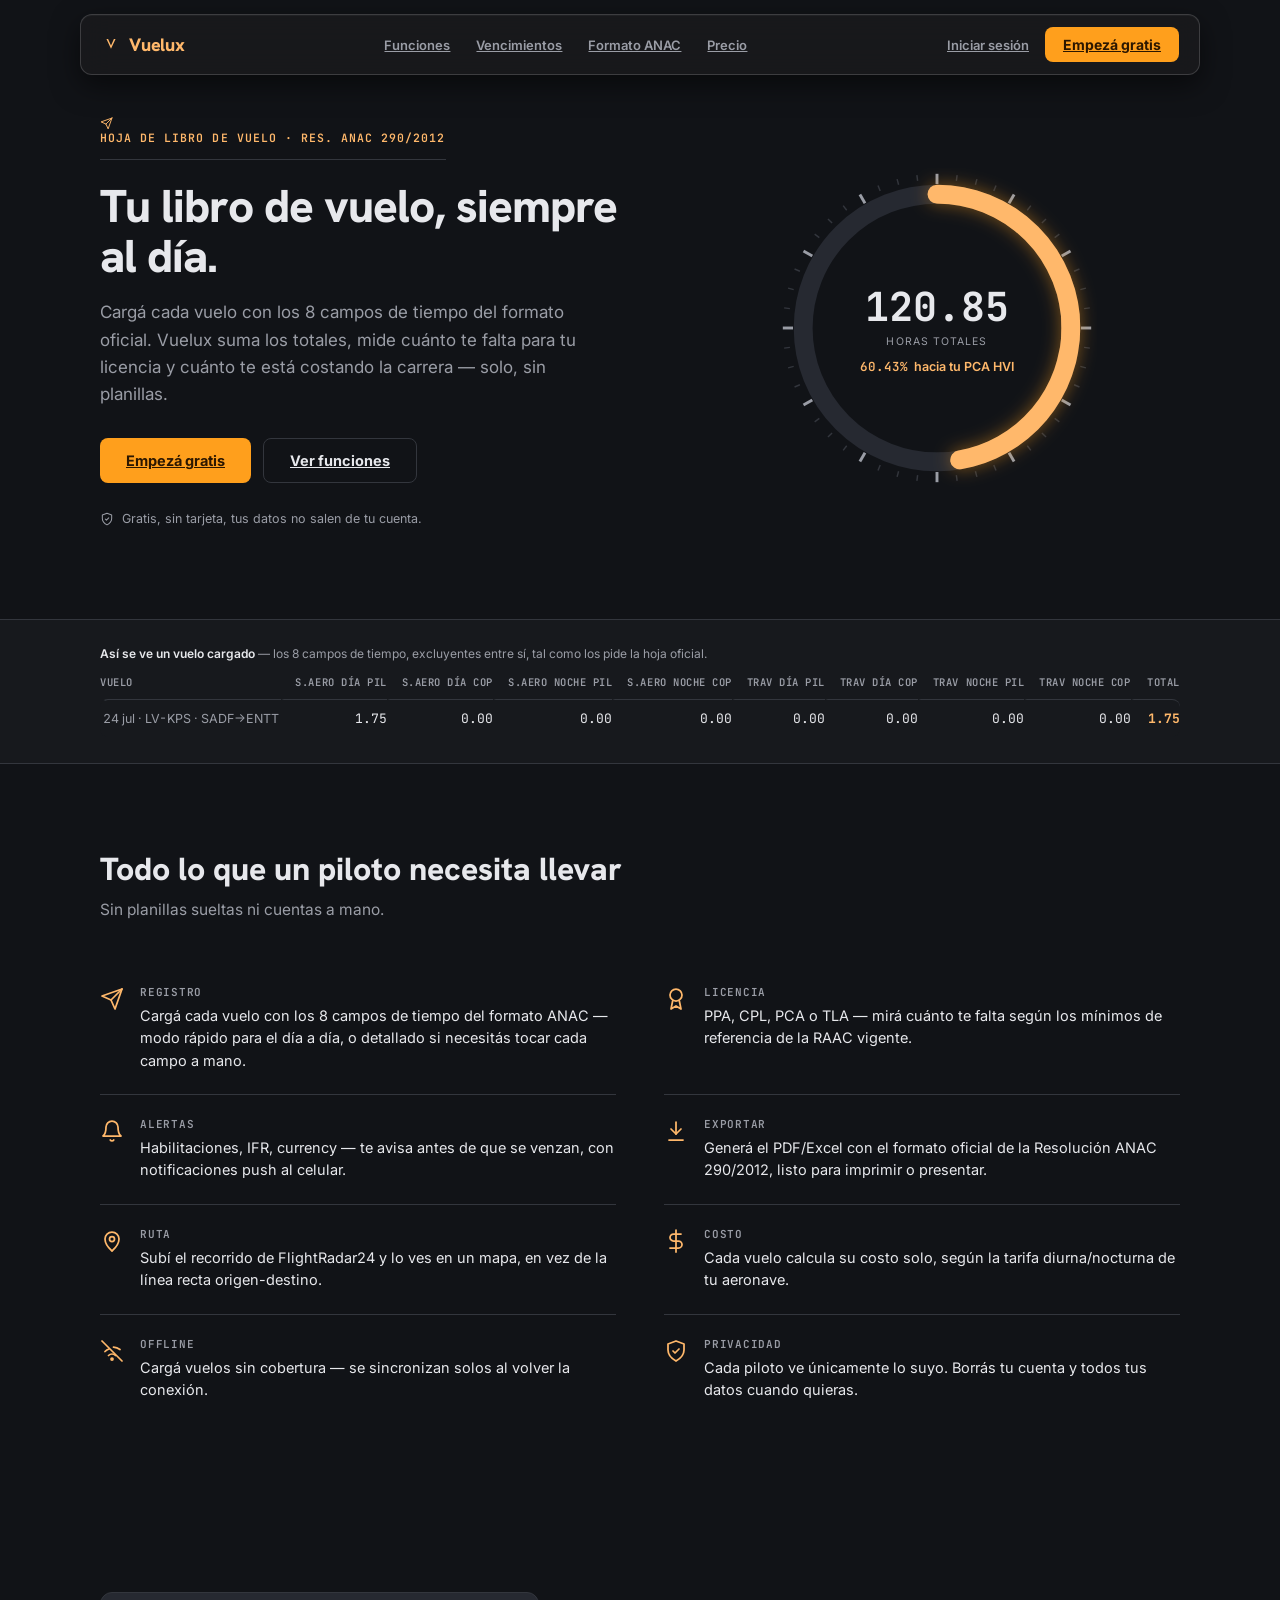
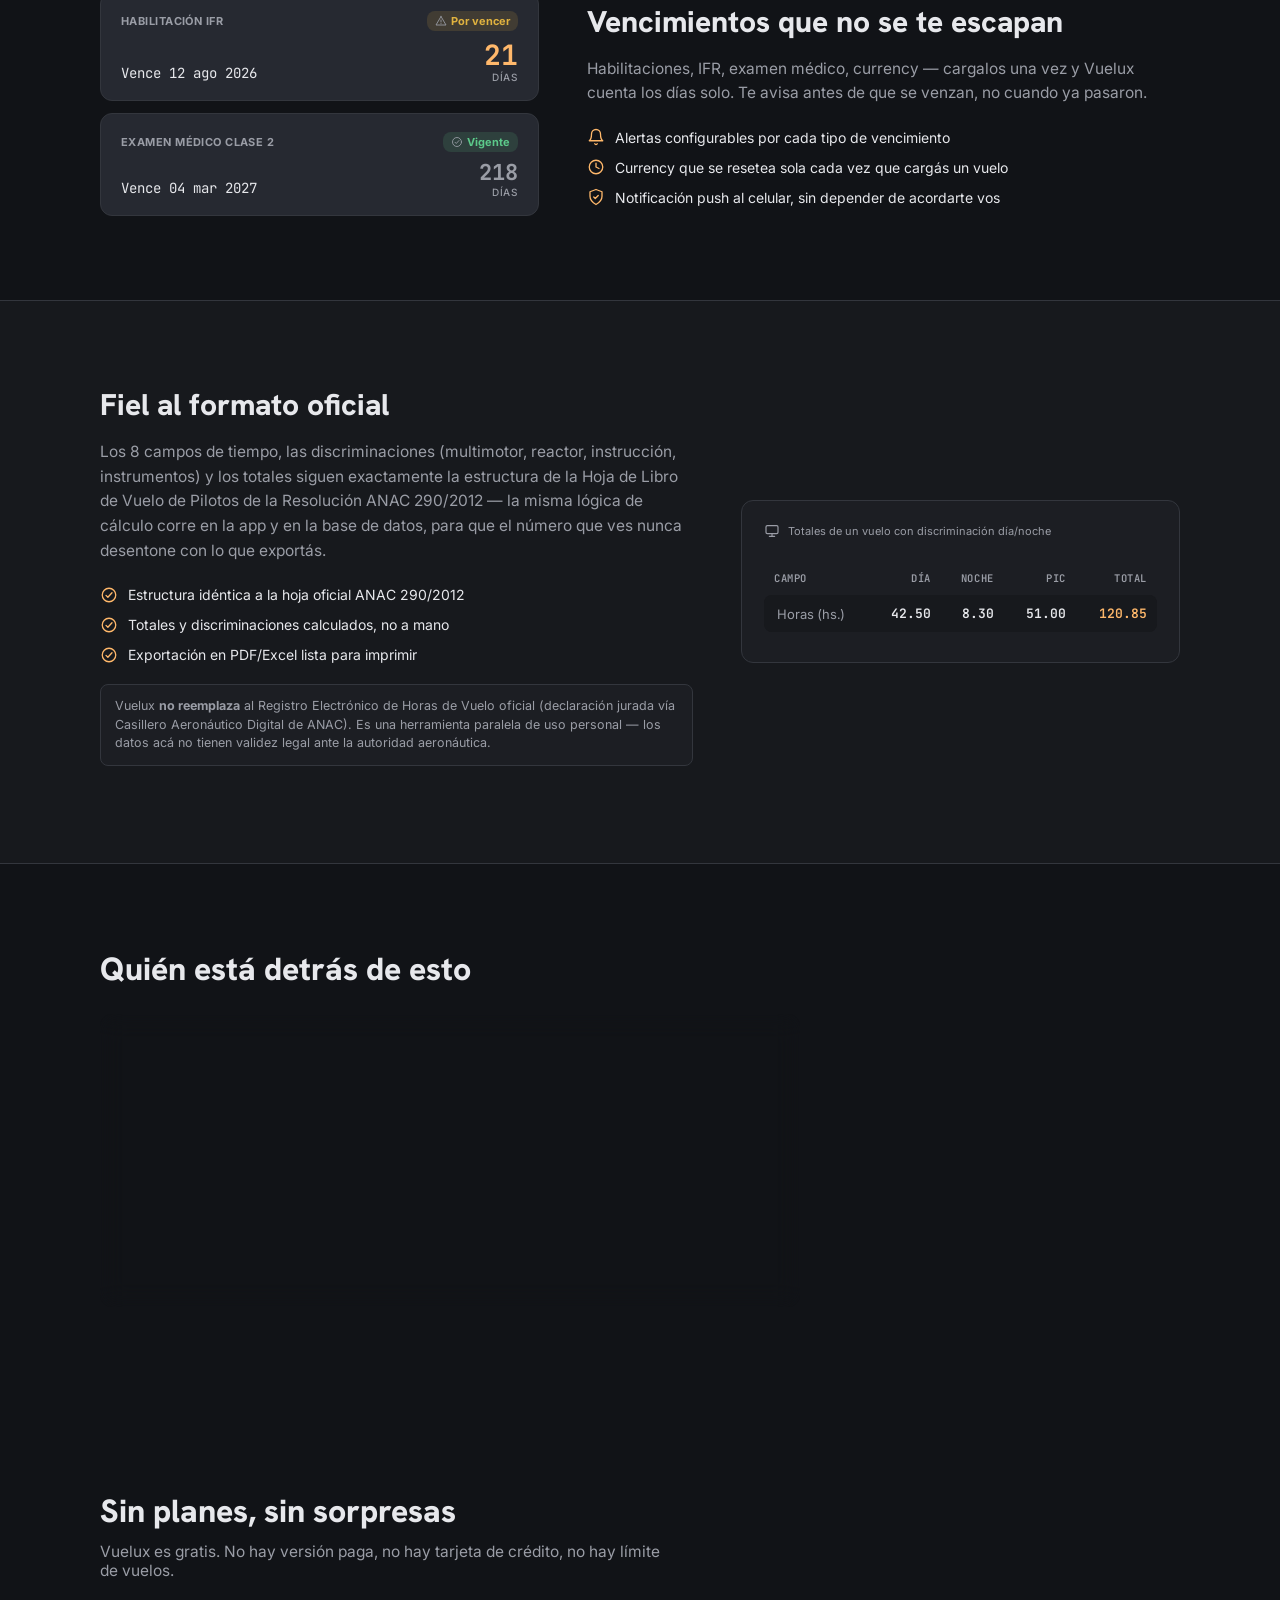
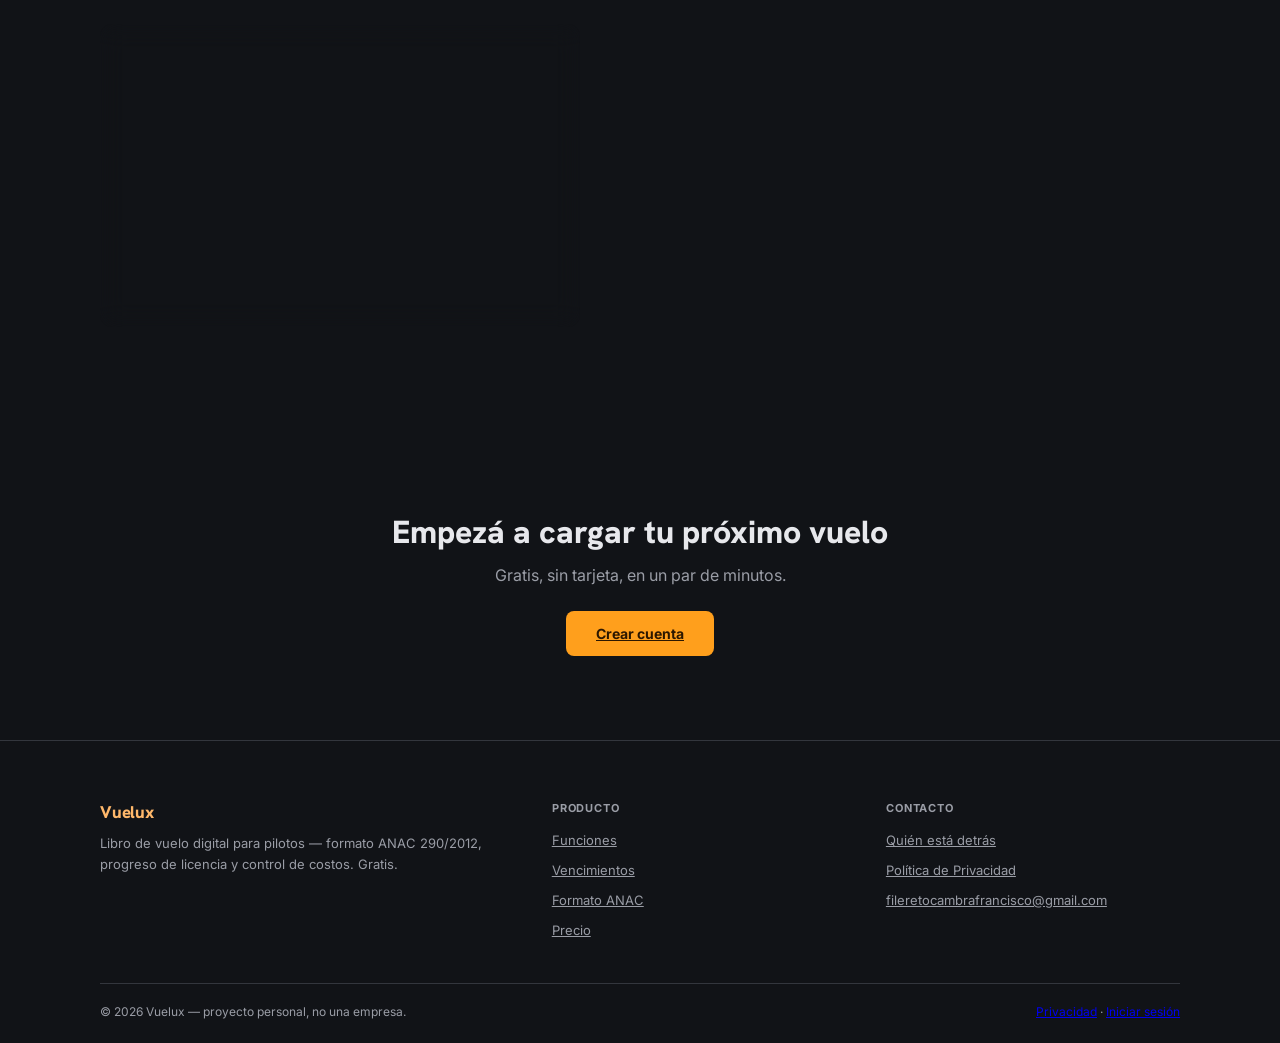
<file: landing.html>
<!doctype html>
<html lang="es-AR" data-theme="dark">
<head>
<meta charset="utf-8" />
<meta name="viewport" content="width=device-width, initial-scale=1" />
<title>Vuelux — Libro de Vuelo Digital para Pilotos</title>
<meta name="description" content="Libro de vuelo digital — formato ANAC 290/2012, progreso hacia tu licencia y control de costos. Gratis." />
<meta name="theme-color" content="#111317" />
<link rel="manifest" href="manifest.webmanifest" />
<link rel="icon" href="icons/icon-192.png" />
<link rel="apple-touch-icon" href="icons/icon-192.png" />
<link rel="preconnect" href="https://fonts.googleapis.com" />
<link rel="preconnect" href="https://fonts.gstatic.com" crossorigin />
<link href="https://fonts.googleapis.com/css2?family=Hanken+Grotesk:wght@600;700;800&family=Inter:wght@400;500;600;700&family=JetBrains+Mono:wght@500;600;700&display=swap" rel="stylesheet" />
<link rel="stylesheet" href="css/styles.css" />
<style>
  /* Landing forzada a oscuro (identidad de marca), independiente del tema
     que el usuario tenga elegido para la app en sí. Mismos tokens que la
     app (css/styles.css :root) — la landing no inventa una paleta aparte. */
  body.landing { background: var(--bg); }

  .lnd-wrap { max-width: 1120px; margin: 0 auto; padding-left: 20px; padding-right: 20px; }
  .lnd-mono { font-family: var(--font-mono); font-variant-numeric: tabular-nums; }
  .lnd-eyebrow {
    font-family: var(--font-mono); font-size: 11.5px; font-weight: 600; letter-spacing: 0.09em;
    text-transform: uppercase; color: var(--brand); display: inline-flex; align-items: center; gap: 8px;
  }

  /* ---------- Nav: flotante y despegada del borde (no un bar
     edge-to-edge) — misma idea de "instrumento suspendido" que la tarjeta
     de "Próximo vuelo" del dashboard real, con las esquinas suaves de
     siempre (--radius), nunca píldora. ---------- */
  .lnd-nav-outer { position: sticky; top: 14px; z-index: 50; padding: 0 20px; }
  .lnd-nav {
    max-width: 1120px; margin: 0 auto; backdrop-filter: blur(16px); -webkit-backdrop-filter: blur(16px);
    background: var(--glass-bg); border: 1px solid var(--glass-border); border-radius: var(--radius);
    box-shadow: var(--shadow-lg);
  }
  .lnd-nav-inner { display: flex; align-items: center; justify-content: space-between; padding: 12px 20px; }
  .lnd-nav .brand { font-family: var(--font-headline); font-weight: 800; font-size: 18px; }
  .lnd-nav .brand .icon { color: var(--brand); }
  .lnd-nav-links { display: flex; gap: 26px; }
  .lnd-nav-links a { color: var(--text-muted); font-size: 13px; font-weight: 600; }
  .lnd-nav-links a:hover { color: var(--text); }
  .lnd-nav-actions { display: flex; align-items: center; gap: 16px; }
  .lnd-nav-actions a.link { color: var(--text-muted); font-size: 13px; font-weight: 600; }
  @media (max-width: 760px) { .lnd-nav-links { display: none; } }
  @media (max-width: 480px) { .lnd-nav-actions a.link { display: none; } }

  /* ---------- Hero: dos columnas — tesis a la izquierda, el instrumento
     (el mismo velocímetro de horas que ves en Inicio, redibujado a mano
     acá, no una captura de pantalla) a la derecha. ---------- */
  .lnd-hero { padding: 56px 20px 80px; display: grid; grid-template-columns: 1.05fr 0.95fr; gap: 56px; align-items: center; }
  @media (max-width: 900px) { .lnd-hero { grid-template-columns: 1fr; padding-top: 40px; gap: 44px; text-align: center; } }

  .lnd-hero-eyebrow { border-bottom: 1px solid var(--border); padding-bottom: 14px; margin-bottom: 22px; display: inline-block; }
  .lnd-hero h1 {
    font-family: var(--font-headline); font-weight: 800; letter-spacing: -0.02em; color: var(--text);
    font-size: clamp(32px, 4vw, 46px); line-height: 1.08; margin: 0 0 18px;
  }
  .lnd-hero p.sub { color: var(--text-muted); font-size: 17px; line-height: 1.6; max-width: 480px; margin: 0 0 30px; }
  @media (max-width: 900px) { .lnd-hero p.sub { max-width: 520px; margin-left: auto; margin-right: auto; } }
  .lnd-cta-row { display: flex; gap: 12px; flex-wrap: wrap; margin-bottom: 28px; }
  @media (max-width: 900px) { .lnd-cta-row { justify-content: center; } }
  .lnd-cta-row .btn { padding: 13px 26px; font-size: 14.5px; }
  .lnd-cta-row .btn.secondary { background: transparent; border: 1px solid var(--border); color: var(--text); }
  .lnd-hero-note { color: var(--text-muted); font-size: 12.5px; display: flex; align-items: center; gap: 8px; }
  @media (max-width: 900px) { .lnd-hero-note { justify-content: center; } }
  .lnd-hero-note .icon { color: var(--text-muted); flex-shrink: 0; }

  /* Instrumento: réplica del velocímetro de Inicio (progreso de horas +
     progreso de licencia), no una foto de teléfono — evita el look de
     "mockups flotando" y no depende de que la captura esté al día. */
  .lnd-gauge-wrap { display: flex; justify-content: center; }
  .lnd-gauge { position: relative; width: min(320px, 78vw); aspect-ratio: 1; }
  .lnd-gauge svg { width: 100%; height: 100%; display: block; }
  .lnd-gauge-track { stroke: var(--bg-elevated-2); }
  .lnd-gauge-arc { stroke: var(--brand); filter: drop-shadow(0 0 6px rgba(255, 159, 28, 0.45)); }
  .lnd-gauge-tick { stroke: var(--border); }
  .lnd-gauge-tick.major { stroke: var(--text-muted); }
  .lnd-gauge-center { position: absolute; inset: 0; display: flex; flex-direction: column; align-items: center; justify-content: center; text-align: center; }
  .lnd-gauge-value { font-family: var(--font-mono); font-weight: 700; font-size: clamp(30px, 6vw, 40px); color: var(--text); font-variant-numeric: tabular-nums; }
  .lnd-gauge-label { font-size: 10.5px; letter-spacing: 0.1em; text-transform: uppercase; color: var(--text-muted); margin-top: 2px; }
  .lnd-gauge-sub { display: flex; align-items: center; gap: 6px; margin-top: 10px; font-size: 12.5px; color: var(--brand); font-weight: 600; }
  .lnd-gauge-sub .lnd-mono { font-size: 12.5px; }
  .lnd-gauge-arc-anim { stroke-dasharray: 502; animation: gauge-draw 1.1s cubic-bezier(.2,.7,.2,1) 0.15s backwards; }
  .lnd-gauge-arc-anim.secondary { stroke-dasharray: 251; animation-duration: 0.9s; animation-delay: 0.35s; }
  @keyframes gauge-draw { from { stroke-dashoffset: var(--full); } }
  @media (prefers-reduced-motion: reduce) { .lnd-gauge-arc-anim { animation: none; } }

  /* ---------- Franja de bitácora: la grilla real de los 8 campos de tiempo
     de la Res. ANAC 290/2012 (Res. 290/2012, art. Hoja de Libro de Vuelo),
     no una barra de "stats" genérica con íconos. Misma convención tipográfica
     que .table-wrap table de la app: headers en mayúsculas + font-mono,
     columnas numéricas alineadas a la derecha. ---------- */
  .lnd-ledger { border-top: 1px solid var(--border); border-bottom: 1px solid var(--border); background: var(--bg-subtle); }
  .lnd-ledger-inner { padding: 26px 20px; }
  .lnd-ledger-cap { font-size: 12px; color: var(--text-muted); margin: 0 0 14px; }
  .lnd-ledger-cap strong { color: var(--text); font-weight: 600; }
  .lnd-ledger-scroll { overflow-x: auto; }
  table.lnd-ledger-table { width: 100%; min-width: 640px; border-collapse: separate; border-spacing: 0; font-size: 13px; }
  table.lnd-ledger-table th {
    color: var(--text-muted); font-family: var(--font-mono); font-size: 10.5px; font-weight: 600;
    text-transform: uppercase; letter-spacing: 0.05em; text-align: right; padding: 0 0 10px 14px; white-space: nowrap;
  }
  table.lnd-ledger-table th:first-child, table.lnd-ledger-table td:first-child { text-align: left; padding-left: 0; }
  table.lnd-ledger-table td {
    font-family: var(--font-mono); text-align: right; padding: 10px 0 10px 14px; white-space: nowrap;
    border-top: 1px solid var(--border); font-variant-numeric: tabular-nums;
  }
  table.lnd-ledger-table td.lbl { font-family: var(--font); text-align: left; color: var(--text-muted); font-size: 12.5px; }
  table.lnd-ledger-table td.total { color: var(--brand); font-weight: 700; }

  .lnd-section { padding: 84px 20px; }
  .lnd-section-head { max-width: 560px; margin: 0 0 44px; }
  .lnd-section-head h2 { font-family: var(--font-headline); font-weight: 800; font-size: clamp(24px, 3.2vw, 32px); margin: 0 0 10px; }
  .lnd-section-head p { color: var(--text-muted); margin: 0; font-size: 15.5px; }

  /* ---------- Funciones: fila de "panel" (etiqueta de categoría + texto),
     no un bento de tarjetas redondeadas de tamaño arbitrario. ---------- */
  .lnd-panel-list { display: grid; grid-template-columns: 1fr 1fr; column-gap: 48px; }
  @media (max-width: 860px) { .lnd-panel-list { grid-template-columns: 1fr; } }
  .lnd-panel-row { display: flex; gap: 16px; padding: 22px 0; border-top: 1px solid var(--border); }
  .lnd-panel-list > .lnd-panel-row:nth-child(1), .lnd-panel-list > .lnd-panel-row:nth-child(2) { border-top: none; }
  @media (max-width: 860px) { .lnd-panel-list > .lnd-panel-row:nth-child(2) { border-top: 1px solid var(--border); } }
  .lnd-panel-row .icon-wrap { color: var(--brand); flex-shrink: 0; padding-top: 2px; }
  .lnd-panel-row .txt h3 {
    font-family: var(--font-mono); font-size: 11px; font-weight: 600; letter-spacing: 0.07em;
    text-transform: uppercase; color: var(--text-muted); margin: 0 0 6px;
  }
  .lnd-panel-row .txt p { font-size: 14.5px; line-height: 1.55; margin: 0; color: var(--text); }
  .lnd-panel-row .txt p .hl { color: var(--text); font-weight: 600; }

  /* ---------- Fiel al formato ---------- */
  .lnd-fiel { display: grid; gap: 48px; grid-template-columns: 1.15fr 0.85fr; align-items: center; }
  @media (max-width: 860px) { .lnd-fiel { grid-template-columns: 1fr; } }
  .lnd-fiel h2 { font-family: var(--font-headline); font-weight: 800; font-size: clamp(24px, 3.2vw, 30px); margin: 0 0 16px; }
  .lnd-fiel p.lead { color: var(--text-muted); font-size: 15.5px; line-height: 1.6; margin: 0 0 22px; }
  .lnd-fiel ul { list-style: none; padding: 0; margin: 0 0 20px; display: flex; flex-direction: column; gap: 12px; }
  .lnd-fiel li { display: flex; align-items: center; gap: 10px; font-size: 14px; }
  .lnd-fiel li .icon { color: var(--brand); flex-shrink: 0; }
  .lnd-disclaimer {
    font-size: 12.5px; color: var(--text-muted); background: var(--bg-elevated); border: 1px solid var(--border);
    border-radius: var(--radius-sm); padding: 12px 14px; line-height: 1.5;
  }
  .lnd-fiel-visual {
    background: var(--bg-elevated); border: 1px solid var(--border); border-radius: var(--radius); padding: 22px;
  }
  .lnd-fiel-visual .cap { font-size: 11px; color: var(--text-muted); margin: 0 0 14px; display: flex; align-items: center; gap: 8px; }
  table.lnd-totales-table { width: 100%; border-collapse: separate; border-spacing: 0 8px; font-size: 13px; }
  table.lnd-totales-table th {
    color: var(--text-muted); font-family: var(--font-mono); font-size: 10.5px; font-weight: 600;
    text-transform: uppercase; letter-spacing: 0.05em; text-align: right; padding-bottom: 2px;
  }
  table.lnd-totales-table th:first-child { text-align: left; }
  table.lnd-totales-table td {
    font-family: var(--font-mono); text-align: right; padding: 10px; background: var(--bg-subtle);
    font-variant-numeric: tabular-nums; font-weight: 600;
  }
  table.lnd-totales-table td:first-child { text-align: left; font-family: var(--font); font-weight: 400; color: var(--text-muted); border-top-left-radius: var(--radius-sm); border-bottom-left-radius: var(--radius-sm); }
  table.lnd-totales-table td:last-child { border-top-right-radius: var(--radius-sm); border-bottom-right-radius: var(--radius-sm); color: var(--brand); }

  /* ---------- Vencimientos: misma .doc-card que usa el dashboard real,
     con el número de días agrandado — visual espejado a la izquierda para
     alternar el ritmo con "Fiel al formato" (texto izq. / visual der.). ---------- */
  .lnd-venc { display: grid; gap: 48px; grid-template-columns: 0.85fr 1.15fr; align-items: center; }
  @media (max-width: 860px) { .lnd-venc { grid-template-columns: 1fr; } }
  .lnd-venc-visual { display: flex; flex-direction: column; gap: 12px; }
  .doc-card.lnd-venc-card { padding: 18px 20px; }
  .lnd-venc-row { display: flex; align-items: flex-end; justify-content: space-between; gap: 12px; }
  .lnd-venc-days { font-family: var(--font-mono); font-weight: 700; font-size: 28px; color: var(--brand); text-align: right; line-height: 1; }
  .lnd-venc-days.muted-days { color: var(--text-muted); font-size: 22px; }
  .lnd-venc-days-lbl { display: block; font-family: var(--font); font-weight: 500; font-size: 10px; letter-spacing: 0.06em; text-transform: uppercase; color: var(--text-muted); margin-top: 3px; }
  .lnd-venc h2 { font-family: var(--font-headline); font-weight: 800; font-size: clamp(24px, 3.2vw, 30px); margin: 0 0 16px; }
  .lnd-venc p.lead { color: var(--text-muted); font-size: 15.5px; line-height: 1.6; margin: 0 0 22px; }
  .lnd-venc ul { list-style: none; padding: 0; margin: 0; display: flex; flex-direction: column; gap: 12px; }
  .lnd-venc li { display: flex; align-items: center; gap: 10px; font-size: 14px; }
  .lnd-venc li .icon { color: var(--brand); flex-shrink: 0; }

  .lnd-quienes .card {
    background: var(--bg-elevated); border: 1px solid var(--border); border-radius: var(--radius); padding: 32px; max-width: 700px;
  }
  .lnd-quienes p { line-height: 1.65; color: var(--text); margin: 0 0 14px; font-size: 15px; }
  .lnd-quienes p:last-of-type { margin-bottom: 0; }
  .lnd-quienes .firma { color: var(--text-muted); font-size: 13px; margin-top: 18px; }

  /* ---------- Precio: una línea de asiento contable, no una tarjeta de
     pricing SaaS con glow y borde de marca. ---------- */
  .lnd-gratis .card { max-width: 480px; background: var(--bg-elevated); border: 1px solid var(--border); border-radius: var(--radius); padding: 30px 32px; }
  .lnd-price-row { display: flex; align-items: baseline; justify-content: space-between; border-bottom: 1px solid var(--border); padding-bottom: 18px; margin-bottom: 18px; }
  .lnd-price-row .who { font-family: var(--font-headline); font-weight: 800; font-size: 17px; }
  .lnd-price-row .amt { font-family: var(--font-mono); font-weight: 700; font-size: 34px; color: var(--brand); }
  .lnd-price-row .amt span { font-family: var(--font); font-size: 13px; color: var(--text-muted); font-weight: 500; margin-left: 4px; }
  .lnd-gratis ul { list-style: none; padding: 0; margin: 0 0 24px; display: flex; flex-direction: column; gap: 10px; }
  .lnd-gratis li { display: flex; align-items: center; gap: 8px; font-size: 13.5px; color: var(--text-muted); }
  .lnd-gratis li .icon { color: var(--brand); flex-shrink: 0; }

  .lnd-cta-final { text-align: center; padding: 84px 20px; }
  .lnd-cta-final h2 { font-family: var(--font-headline); font-weight: 800; font-size: clamp(24px, 3.2vw, 32px); margin: 0 0 12px; }
  .lnd-cta-final p { color: var(--text-muted); margin: 0 0 26px; }

  .lnd-footer { border-top: 1px solid var(--border); padding: 60px 20px 24px; }
  .lnd-footer-grid { display: grid; grid-template-columns: 1.4fr 1fr 1fr; gap: 40px; margin-bottom: 44px; }
  @media (max-width: 700px) { .lnd-footer-grid { grid-template-columns: 1fr; gap: 30px; } }
  .lnd-footer .brand { font-family: var(--font-headline); font-weight: 800; font-size: 17px; color: var(--brand); margin-bottom: 10px; }
  .lnd-footer p { color: var(--text-muted); font-size: 13px; line-height: 1.6; margin: 0; }
  .lnd-footer h4 { font-size: 11px; letter-spacing: 0.08em; text-transform: uppercase; color: var(--text-muted); margin: 0 0 14px; }
  .lnd-footer ul { list-style: none; padding: 0; margin: 0; display: flex; flex-direction: column; gap: 10px; }
  .lnd-footer ul a { color: var(--text-muted); font-size: 13px; }
  .lnd-footer ul a:hover { color: var(--text); }
  .lnd-footer-bottom {
    border-top: 1px solid var(--border); padding-top: 20px; display: flex; justify-content: space-between;
    flex-wrap: wrap; gap: 12px; color: var(--text-muted); font-size: 12px;
  }
</style>
</head>
<body class="landing">

<div class="lnd-nav-outer">
  <nav class="lnd-nav">
    <div class="lnd-nav-inner">
      <div class="brand"><span class="icon" id="nav-icon"></span> Vuelux</div>
      <div class="lnd-nav-links">
        <a href="#funciones">Funciones</a>
        <a href="#vencimientos">Vencimientos</a>
        <a href="#fiel-anac">Formato ANAC</a>
        <a href="#gratis">Precio</a>
      </div>
      <div class="lnd-nav-actions">
        <a class="link" href="index.html">Iniciar sesión</a>
        <a class="btn" href="index.html" style="padding:9px 18px;font-weight:700">Empezá gratis</a>
      </div>
    </div>
  </nav>
</div>

<header class="lnd-hero lnd-wrap">
  <div>
    <span class="lnd-eyebrow lnd-hero-eyebrow"><span id="eyebrow-icon"></span> Hoja de Libro de Vuelo · Res. ANAC 290/2012</span>
    <h1>Tu libro de vuelo, siempre al día.</h1>
    <p class="sub">Cargá cada vuelo con los 8 campos de tiempo del formato oficial. Vuelux suma los totales, mide cuánto te falta para tu licencia y cuánto te está costando la carrera — solo, sin planillas.</p>
    <div class="lnd-cta-row">
      <a class="btn" href="index.html">Empezá gratis</a>
      <a class="btn secondary" href="#funciones">Ver funciones</a>
    </div>
    <p class="lnd-hero-note"><span class="icon" id="note-icon"></span> Gratis, sin tarjeta, tus datos no salen de tu cuenta.</p>
  </div>

  <div class="lnd-gauge-wrap">
    <div class="lnd-gauge" id="gauge"></div>
  </div>
</header>

<section class="lnd-ledger">
  <div class="lnd-wrap lnd-ledger-inner">
    <p class="lnd-ledger-cap"><strong>Así se ve un vuelo cargado</strong> — los 8 campos de tiempo, excluyentes entre sí, tal como los pide la hoja oficial.</p>
    <div class="lnd-ledger-scroll">
      <table class="lnd-ledger-table">
        <thead>
          <tr>
            <th>Vuelo</th>
            <th>S.aero día pil</th>
            <th>S.aero día cop</th>
            <th>S.aero noche pil</th>
            <th>S.aero noche cop</th>
            <th>Trav día pil</th>
            <th>Trav día cop</th>
            <th>Trav noche pil</th>
            <th>Trav noche cop</th>
            <th>Total</th>
          </tr>
        </thead>
        <tbody>
          <tr>
            <td class="lbl">24 jul · LV-KPS · SADF→ENTT</td>
            <td>1.75</td><td>0.00</td><td>0.00</td><td>0.00</td>
            <td>0.00</td><td>0.00</td><td>0.00</td><td>0.00</td>
            <td class="total">1.75</td>
          </tr>
        </tbody>
      </table>
    </div>
  </div>
</section>

<section class="lnd-section lnd-wrap" id="funciones">
  <div class="lnd-section-head">
    <h2>Todo lo que un piloto necesita llevar</h2>
    <p>Sin planillas sueltas ni cuentas a mano.</p>
  </div>
  <div class="lnd-panel-list">
    <div class="lnd-panel-row">
      <div class="icon-wrap" id="t-plane"></div>
      <div class="txt"><h3>Registro</h3><p>Cargá cada vuelo con los 8 campos de tiempo del formato ANAC — modo rápido para el día a día, o detallado si necesitás tocar cada campo a mano.</p></div>
    </div>
    <div class="lnd-panel-row">
      <div class="icon-wrap" id="t-award"></div>
      <div class="txt"><h3>Licencia</h3><p>PPA, CPL, PCA o TLA — mirá cuánto te falta según los mínimos de referencia de la RAAC vigente.</p></div>
    </div>
    <div class="lnd-panel-row">
      <div class="icon-wrap" id="t-bell"></div>
      <div class="txt"><h3>Alertas</h3><p>Habilitaciones, IFR, currency — te avisa antes de que se venzan, con notificaciones push al celular.</p></div>
    </div>
    <div class="lnd-panel-row">
      <div class="icon-wrap" id="t-download"></div>
      <div class="txt"><h3>Exportar</h3><p>Generá el PDF/Excel con el formato oficial de la Resolución ANAC 290/2012, listo para imprimir o presentar.</p></div>
    </div>
    <div class="lnd-panel-row">
      <div class="icon-wrap" id="t-map"></div>
      <div class="txt"><h3>Ruta</h3><p>Subí el recorrido de FlightRadar24 y lo ves en un mapa, en vez de la línea recta origen-destino.</p></div>
    </div>
    <div class="lnd-panel-row">
      <div class="icon-wrap" id="t-dollar"></div>
      <div class="txt"><h3>Costo</h3><p>Cada vuelo calcula su costo solo, según la tarifa diurna/nocturna de tu aeronave.</p></div>
    </div>
    <div class="lnd-panel-row">
      <div class="icon-wrap" id="t-wifi"></div>
      <div class="txt"><h3>Offline</h3><p>Cargá vuelos sin cobertura — se sincronizan solos al volver la conexión.</p></div>
    </div>
    <div class="lnd-panel-row">
      <div class="icon-wrap" id="t-shield"></div>
      <div class="txt"><h3>Privacidad</h3><p>Cada piloto ve únicamente lo suyo. Borrás tu cuenta y todos tus datos cuando quieras.</p></div>
    </div>
  </div>
</section>

<section class="lnd-section lnd-wrap" id="vencimientos">
  <div class="lnd-venc">
    <div class="lnd-venc-visual">
      <div class="doc-card lnd-venc-card">
        <div class="doc-head">
          <span class="doc-tipo">Habilitación IFR</span>
          <span class="badge warn"><span class="icon" id="v-badge-1"></span>Por vencer</span>
        </div>
        <div class="lnd-venc-row">
          <div class="doc-fecha">Vence 12 ago 2026</div>
          <div class="lnd-venc-days">21<span class="lnd-venc-days-lbl">días</span></div>
        </div>
      </div>
      <div class="doc-card lnd-venc-card">
        <div class="doc-head">
          <span class="doc-tipo">Examen médico clase 2</span>
          <span class="badge ok"><span class="icon" id="v-badge-2"></span>Vigente</span>
        </div>
        <div class="lnd-venc-row">
          <div class="doc-fecha">Vence 04 mar 2027</div>
          <div class="lnd-venc-days muted-days">218<span class="lnd-venc-days-lbl">días</span></div>
        </div>
      </div>
    </div>
    <div>
      <h2>Vencimientos que no se te escapan</h2>
      <p class="lead">Habilitaciones, IFR, examen médico, currency — cargalos una vez y Vuelux cuenta los días solo. Te avisa antes de que se venzan, no cuando ya pasaron.</p>
      <ul>
        <li><span class="icon" id="v-chk-1"></span> Alertas configurables por cada tipo de vencimiento</li>
        <li><span class="icon" id="v-chk-2"></span> Currency que se resetea sola cada vez que cargás un vuelo</li>
        <li><span class="icon" id="v-chk-3"></span> Notificación push al celular, sin depender de acordarte vos</li>
      </ul>
    </div>
  </div>
</section>

<section class="lnd-section" style="background:var(--bg-subtle);border-top:1px solid var(--border);border-bottom:1px solid var(--border)" id="fiel-anac">
  <div class="lnd-wrap lnd-fiel">
    <div>
      <h2>Fiel al formato oficial</h2>
      <p class="lead">Los 8 campos de tiempo, las discriminaciones (multimotor, reactor, instrucción, instrumentos) y los totales siguen exactamente la estructura de la Hoja de Libro de Vuelo de Pilotos de la Resolución ANAC 290/2012 — la misma lógica de cálculo corre en la app y en la base de datos, para que el número que ves nunca desentone con lo que exportás.</p>
      <ul>
        <li><span class="icon" id="chk-1"></span> Estructura idéntica a la hoja oficial ANAC 290/2012</li>
        <li><span class="icon" id="chk-2"></span> Totales y discriminaciones calculados, no a mano</li>
        <li><span class="icon" id="chk-3"></span> Exportación en PDF/Excel lista para imprimir</li>
      </ul>
      <p class="lnd-disclaimer">Vuelux <strong>no reemplaza</strong> al Registro Electrónico de Horas de Vuelo oficial (declaración jurada vía Casillero Aeronáutico Digital de ANAC). Es una herramienta paralela de uso personal — los datos acá no tienen validez legal ante la autoridad aeronáutica.</p>
    </div>
    <div class="lnd-fiel-visual">
      <p class="cap"><span class="icon" id="fiel-icon"></span> Totales de un vuelo con discriminación día/noche</p>
      <table class="lnd-totales-table">
        <thead><tr><th>Campo</th><th>Día</th><th>Noche</th><th>Pic</th><th>Total</th></tr></thead>
        <tbody>
          <tr><td>Horas (hs.)</td><td>42.50</td><td>8.30</td><td>51.00</td><td>120.85</td></tr>
        </tbody>
      </table>
    </div>
  </div>
</section>

<section class="lnd-section lnd-wrap lnd-quienes" id="quienes">
  <div class="lnd-section-head" style="margin-bottom:24px">
    <h2>Quién está detrás de esto</h2>
  </div>
  <div class="card">
    <p>Vuelux empezó como una planilla propia — la fui armando mientras volaba, para no perder de vista mis horas ni lo que me estaba costando la carrera. En algún momento la planilla se volvió una app, y me pareció que otros pilotos podían necesitar lo mismo, así que la abrí.</p>
    <p>No es un producto de una empresa grande: es la herramienta que uso yo mismo para mi propio libro de vuelo, con el cuidado de que funcione bien porque primero tiene que funcionarme a mí.</p>
    <p class="firma">— <!-- TODO: tu nombre --> Piloto y desarrollador de Vuelux</p>
  </div>
</section>

<section class="lnd-section lnd-wrap lnd-gratis" id="gratis">
  <div class="lnd-section-head">
    <h2>Sin planes, sin sorpresas</h2>
    <p>Vuelux es gratis. No hay versión paga, no hay tarjeta de crédito, no hay límite de vuelos.</p>
  </div>
  <div class="card">
    <div class="lnd-price-row">
      <span class="who">Vuelux</span>
      <span class="amt lnd-mono">$0<span>/ mes, para siempre</span></span>
    </div>
    <ul>
      <li><span class="icon" id="g-1"></span> Vuelos, aeronaves y vencimientos ilimitados</li>
      <li><span class="icon" id="g-2"></span> Exportación a PDF/Excel incluida</li>
      <li><span class="icon" id="g-3"></span> Notificaciones push incluidas</li>
      <li><span class="icon" id="g-4"></span> Borrás tu cuenta cuando quieras</li>
    </ul>
    <a class="btn" href="index.html" style="width:100%;justify-content:center;padding:12px 24px">Crear cuenta</a>
  </div>
</section>

<section class="lnd-cta-final lnd-wrap">
  <h2>Empezá a cargar tu próximo vuelo</h2>
  <p>Gratis, sin tarjeta, en un par de minutos.</p>
  <a class="btn" href="index.html" style="padding:14px 30px;font-weight:700">Crear cuenta</a>
</section>

<footer class="lnd-footer">
  <div class="lnd-wrap">
    <div class="lnd-footer-grid">
      <div>
        <div class="brand">Vuelux</div>
        <p>Libro de vuelo digital para pilotos — formato ANAC 290/2012, progreso de licencia y control de costos. Gratis.</p>
      </div>
      <div>
        <h4>Producto</h4>
        <ul>
          <li><a href="#funciones">Funciones</a></li>
          <li><a href="#vencimientos">Vencimientos</a></li>
          <li><a href="#fiel-anac">Formato ANAC</a></li>
          <li><a href="#gratis">Precio</a></li>
        </ul>
      </div>
      <div>
        <h4>Contacto</h4>
        <ul>
          <li><a href="#quienes">Quién está detrás</a></li>
          <li><a href="privacidad.html">Política de Privacidad</a></li>
          <li><a href="mailto:fileretocambrafrancisco@gmail.com">fileretocambrafrancisco@gmail.com</a></li>
        </ul>
      </div>
    </div>
    <div class="lnd-footer-bottom">
      <span>© 2026 Vuelux — proyecto personal, no una empresa.</span>
      <span><a href="privacidad.html">Privacidad</a> · <a href="index.html">Iniciar sesión</a></span>
    </div>
  </div>
</footer>

<script src="js/icons.js"></script>
<script>
  const icon = (id, name, size = 20) => document.getElementById(id).innerHTML = Icons[name](size);
  icon('nav-icon', 'logoV', 20);
  icon('eyebrow-icon', 'plane', 13);
  icon('note-icon', 'shieldCheck', 14);
  icon('t-plane', 'plane', 24);
  icon('t-award', 'award', 24);
  icon('t-bell', 'bell', 24);
  icon('t-download', 'download', 24);
  icon('t-map', 'mapPin', 24);
  icon('t-dollar', 'dollar', 24);
  icon('t-wifi', 'wifiOff', 24);
  icon('t-shield', 'shieldCheck', 24);
  icon('chk-1', 'checkCircle', 18);
  icon('chk-2', 'checkCircle', 18);
  icon('chk-3', 'checkCircle', 18);
  icon('v-badge-1', 'alertTriangle', 12);
  icon('v-badge-2', 'checkCircle', 12);
  icon('v-chk-1', 'bell', 18);
  icon('v-chk-2', 'clock', 18);
  icon('v-chk-3', 'shieldCheck', 18);
  icon('fiel-icon', 'monitor', 16);
  icon('g-1', 'checkCircle', 16);
  icon('g-2', 'checkCircle', 16);
  icon('g-3', 'checkCircle', 16);
  icon('g-4', 'checkCircle', 16);

  // Instrumento de horas: réplica del velocímetro de Inicio (progreso de
  // horas totales + progreso de licencia), dibujado a mano con dos arcos
  // SVG en vez de una captura de pantalla — así no depende de que la
  // captura esté al día ni arrastra el branding viejo de las fotos.
  (function buildGauge() {
    const el = document.getElementById('gauge');
    if (!el) return;
    const R1 = 92, cx = 110, cy = 110;
    const C1 = 2 * Math.PI * R1;
    const pctLicencia = 0.6043;
    const ticks = [];
    for (let i = 0; i < 48; i++) {
      const a = (i / 48) * 360;
      const major = i % 4 === 0;
      const rOuter = R1 + 14;
      const rInner = major ? R1 + 7 : R1 + 10;
      ticks.push(`<line class="lnd-gauge-tick${major ? ' major' : ''}" x1="${cx}" y1="${cy - rOuter}" x2="${cx}" y2="${cy - rInner}" stroke-width="${major ? 2 : 1}" transform="rotate(${a} ${cx} ${cy})"/>`);
    }
    el.innerHTML = `
      <svg viewBox="0 0 220 220">
        <g>${ticks.join('')}</g>
        <circle class="lnd-gauge-track" cx="${cx}" cy="${cy}" r="${R1}" fill="none" stroke-width="13"/>
        <circle class="lnd-gauge-arc lnd-gauge-arc-anim" style="--full:${C1}" cx="${cx}" cy="${cy}" r="${R1}" fill="none" stroke-width="13"
          stroke-linecap="round" stroke-dasharray="${C1}" stroke-dashoffset="${C1 * (1 - pctLicencia)}"
          transform="rotate(-90 ${cx} ${cy})"/>
      </svg>
      <div class="lnd-gauge-center">
        <div class="lnd-gauge-value">120.85</div>
        <div class="lnd-gauge-label">Horas totales</div>
        <div class="lnd-gauge-sub"><span class="lnd-mono">60.43%</span> hacia tu PCA HVI</div>
      </div>`;
  })();
</script>
</body>
</html>
</file>
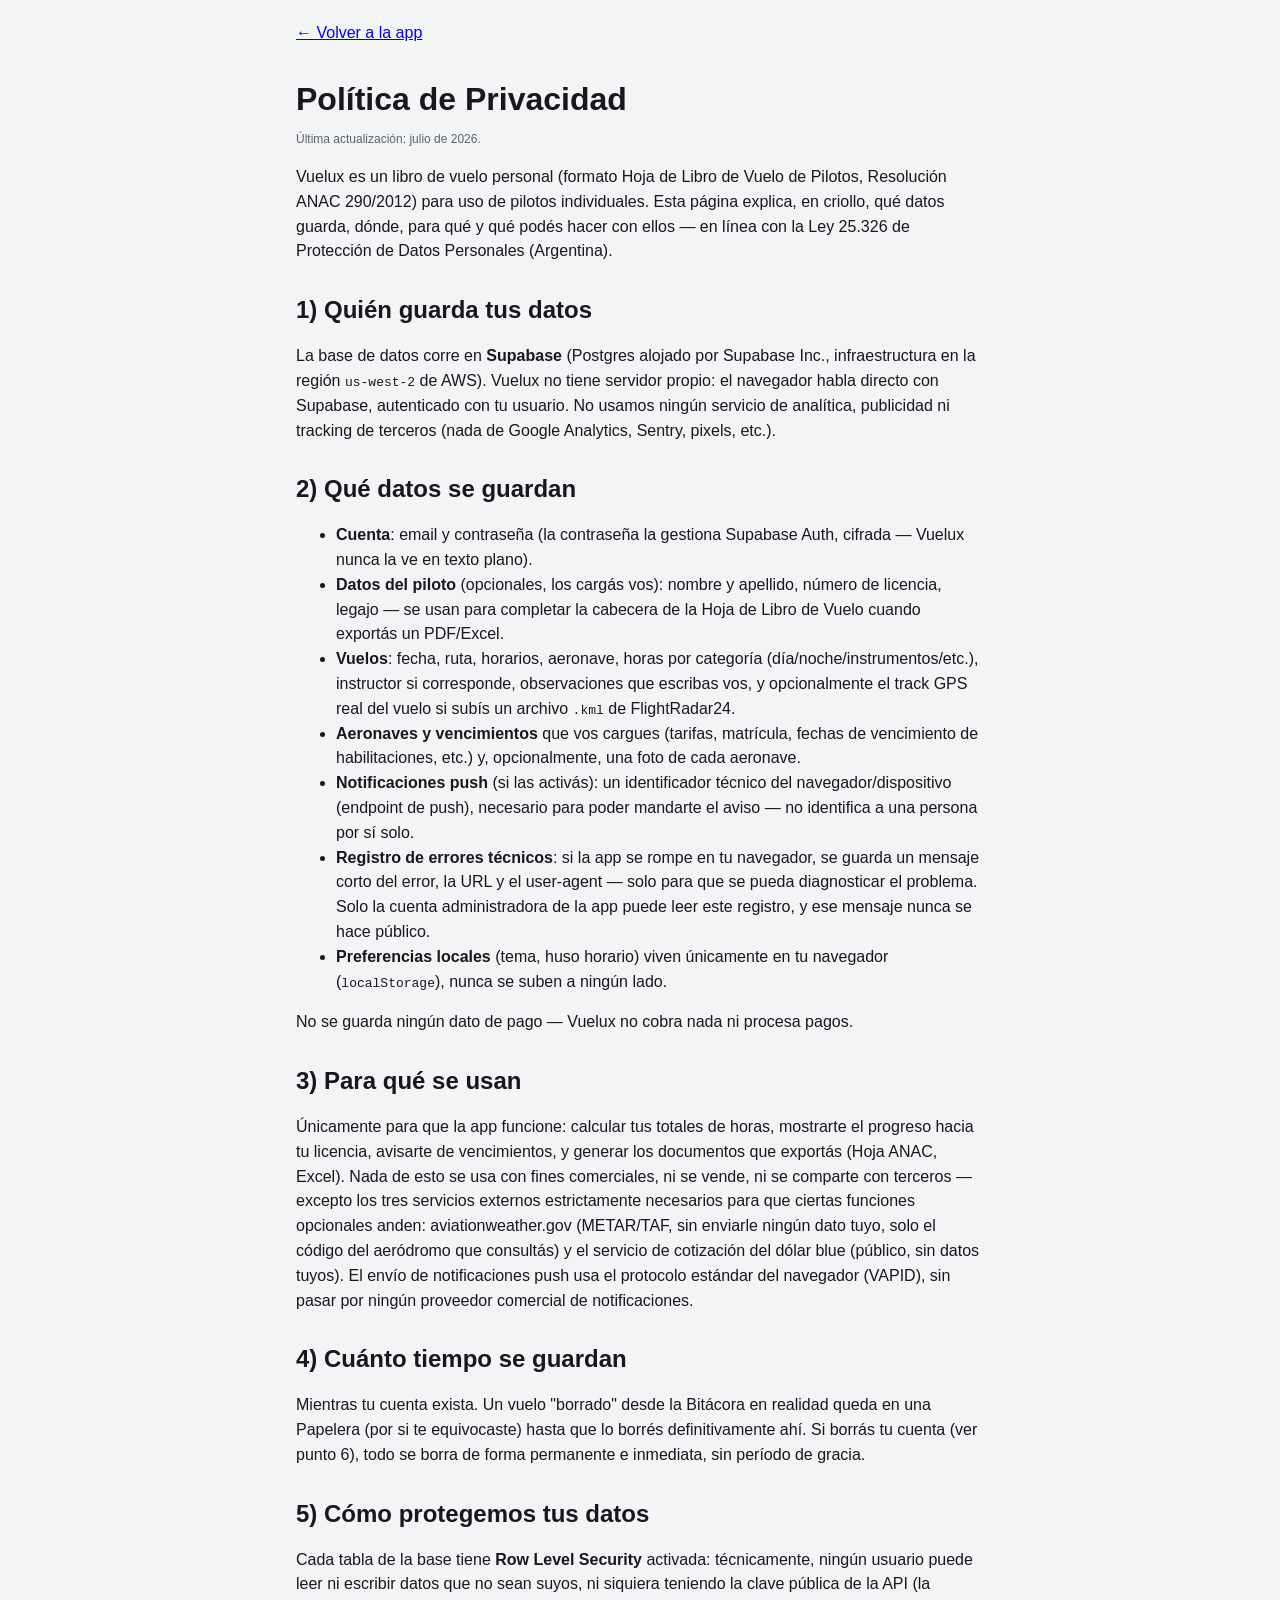
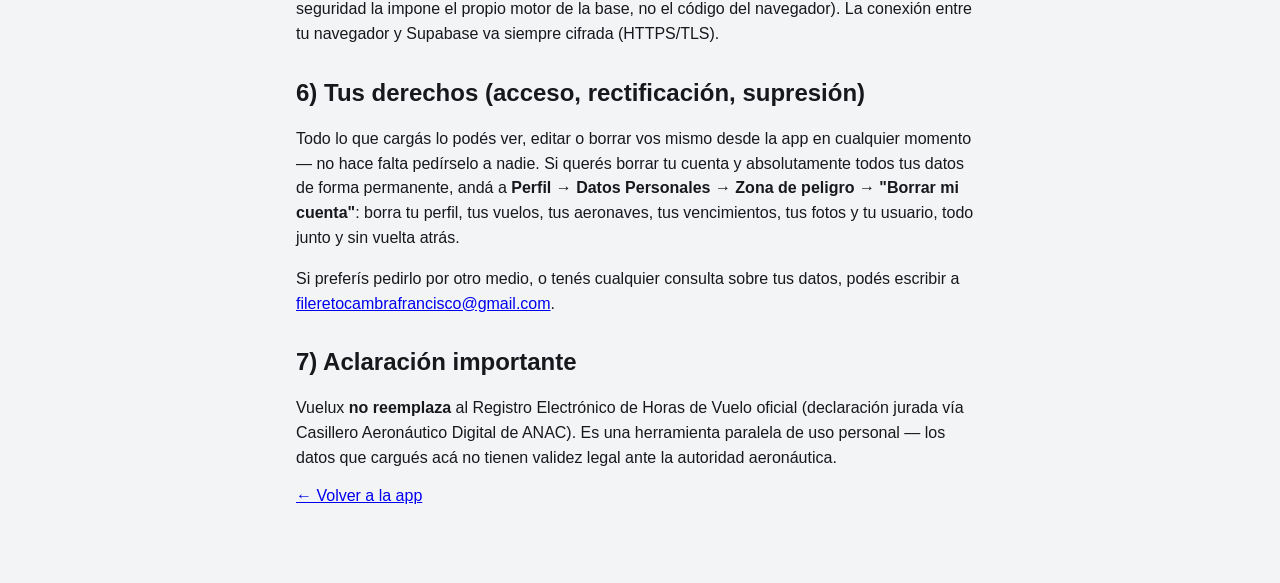
<file: privacidad.html>
<!doctype html>
<html lang="es-AR">
<head>
<meta charset="utf-8" />
<meta name="viewport" content="width=device-width, initial-scale=1" />
<title>Vuelux — Política de Privacidad</title>
<script>try{document.documentElement.setAttribute('data-theme',localStorage.getItem('tema')||(matchMedia('(prefers-color-scheme: dark)').matches?'dark':'light'));}catch(e){}</script>
<link rel="icon" href="icons/icon-192.png" />
<link rel="stylesheet" href="css/styles.css" />
<style>
  .doc { max-width: 720px; margin: 0 auto; padding: 24px 16px 60px; }
  .doc h1 { margin-bottom: 4px; }
  .doc h2 { margin-top: 32px; }
  .doc p, .doc li { line-height: 1.55; }
  .doc a.volver { display: inline-block; margin-bottom: 18px; }
</style>
</head>
<body>
<div class="doc">
  <a class="volver" href="./">← Volver a la app</a>
  <h1>Política de Privacidad</h1>
  <p class="muted">Última actualización: julio de 2026.</p>

  <p>Vuelux es un libro de vuelo personal (formato Hoja de Libro de Vuelo
  de Pilotos, Resolución ANAC 290/2012) para uso de pilotos individuales.
  Esta página explica, en criollo, qué datos guarda, dónde, para qué y qué
  podés hacer con ellos — en línea con la Ley 25.326 de Protección de Datos
  Personales (Argentina).</p>

  <h2>1) Quién guarda tus datos</h2>
  <p>La base de datos corre en <strong>Supabase</strong> (Postgres alojado
  por Supabase Inc., infraestructura en la región <code>us-west-2</code> de
  AWS). Vuelux no tiene servidor propio: el navegador habla directo con
  Supabase, autenticado con tu usuario. No usamos ningún servicio de
  analítica, publicidad ni tracking de terceros (nada de Google Analytics,
  Sentry, pixels, etc.).</p>

  <h2>2) Qué datos se guardan</h2>
  <ul>
    <li><strong>Cuenta</strong>: email y contraseña (la contraseña la
    gestiona Supabase Auth, cifrada — Vuelux nunca la ve en texto plano).</li>
    <li><strong>Datos del piloto</strong> (opcionales, los cargás vos):
    nombre y apellido, número de licencia, legajo — se usan para completar
    la cabecera de la Hoja de Libro de Vuelo cuando exportás un PDF/Excel.</li>
    <li><strong>Vuelos</strong>: fecha, ruta, horarios, aeronave, horas por
    categoría (día/noche/instrumentos/etc.), instructor si corresponde,
    observaciones que escribas vos, y opcionalmente el track GPS real del
    vuelo si subís un archivo <code>.kml</code> de FlightRadar24.</li>
    <li><strong>Aeronaves y vencimientos</strong> que vos cargues (tarifas,
    matrícula, fechas de vencimiento de habilitaciones, etc.) y,
    opcionalmente, una foto de cada aeronave.</li>
    <li><strong>Notificaciones push</strong> (si las activás): un
    identificador técnico del navegador/dispositivo (endpoint de push),
    necesario para poder mandarte el aviso — no identifica a una persona
    por sí solo.</li>
    <li><strong>Registro de errores técnicos</strong>: si la app se rompe
    en tu navegador, se guarda un mensaje corto del error, la URL y el
    user-agent — solo para que se pueda diagnosticar el problema. Solo la
    cuenta administradora de la app puede leer este registro, y ese mensaje
    nunca se hace público.</li>
    <li><strong>Preferencias locales</strong> (tema, huso horario) viven
    únicamente en tu navegador (<code>localStorage</code>), nunca se suben
    a ningún lado.</li>
  </ul>
  <p>No se guarda ningún dato de pago — Vuelux no cobra nada ni procesa
  pagos.</p>

  <h2>3) Para qué se usan</h2>
  <p>Únicamente para que la app funcione: calcular tus totales de horas,
  mostrarte el progreso hacia tu licencia, avisarte de vencimientos, y
  generar los documentos que exportás (Hoja ANAC, Excel). Nada de esto se
  usa con fines comerciales, ni se vende, ni se comparte con terceros —
  excepto los tres servicios externos estrictamente necesarios para que
  ciertas funciones opcionales anden: aviationweather.gov (METAR/TAF, sin
  enviarle ningún dato tuyo, solo el código del aeródromo que consultás) y
  el servicio de cotización del dólar blue (público, sin datos tuyos). El
  envío de notificaciones push usa el protocolo estándar del navegador
  (VAPID), sin pasar por ningún proveedor comercial de notificaciones.</p>

  <h2>4) Cuánto tiempo se guardan</h2>
  <p>Mientras tu cuenta exista. Un vuelo "borrado" desde la Bitácora en
  realidad queda en una Papelera (por si te equivocaste) hasta que lo
  borrés definitivamente ahí. Si borrás tu cuenta (ver punto 6), todo se
  borra de forma permanente e inmediata, sin período de gracia.</p>

  <h2>5) Cómo protegemos tus datos</h2>
  <p>Cada tabla de la base tiene <strong>Row Level Security</strong>
  activada: técnicamente, ningún usuario puede leer ni escribir datos que
  no sean suyos, ni siquiera teniendo la clave pública de la API (la
  seguridad la impone el propio motor de la base, no el código del
  navegador). La conexión entre tu navegador y Supabase va siempre
  cifrada (HTTPS/TLS).</p>

  <h2>6) Tus derechos (acceso, rectificación, supresión)</h2>
  <p>Todo lo que cargás lo podés ver, editar o borrar vos mismo desde la
  app en cualquier momento — no hace falta pedírselo a nadie. Si querés
  borrar tu cuenta y absolutamente todos tus datos de forma permanente,
  andá a <strong>Perfil → Datos Personales → Zona de peligro → "Borrar mi
  cuenta"</strong>: borra tu perfil, tus vuelos, tus aeronaves, tus
  vencimientos, tus fotos y tu usuario, todo junto y sin vuelta atrás.</p>
  <p>Si preferís pedirlo por otro medio, o tenés cualquier consulta sobre
  tus datos, podés escribir a
  <a href="mailto:fileretocambrafrancisco@gmail.com">fileretocambrafrancisco@gmail.com</a>.</p>

  <h2>7) Aclaración importante</h2>
  <p>Vuelux <strong>no reemplaza</strong> al Registro Electrónico de
  Horas de Vuelo oficial (declaración jurada vía Casillero Aeronáutico
  Digital de ANAC). Es una herramienta paralela de uso personal — los datos
  que cargués acá no tienen validez legal ante la autoridad aeronáutica.</p>

  <a class="volver" href="./">← Volver a la app</a>
</div>
</body>
</html>
</file>
<file: css/styles.css>
/* ============================================================================
   Libro de Vuelo — identidad "Avionics Professional": oscuro por defecto,
   acento naranja cálido (instrumental de cabina), tipografía técnica con
   números tabulares. Tema claro disponible como alternativa.
   ============================================================================ */

:root {
  /* Oscuro = tema por defecto */
  --bg: #111317;
  --bg-elevated: #1c1e23;
  --bg-subtle: #17191d;
  --bg-elevated-2: #262931;
  --border: #33363d;
  --text: #e7e8ec;
  --text-muted: #9a9da6;

  --brand: #ffb86b;
  --brand-strong: #ff9f1c;
  --brand-weak: rgba(255, 159, 28, 0.14);
  --on-brand: #2c1700;
  --brand-glow: 0 0 12px rgba(255, 159, 28, 0.35);

  --ok: #5cc98a;
  --ok-weak: rgba(92, 201, 138, 0.14);
  --warn: #e0b23f;
  --warn-weak: rgba(224, 178, 63, 0.14);
  --danger: #e8756c;
  --danger-weak: rgba(232, 117, 108, 0.14);

  --shadow: 0 1px 0 rgba(255, 255, 255, 0.03) inset, 0 2px 6px rgba(0, 0, 0, 0.55);
  --shadow-lg: 0 1px 0 rgba(255, 255, 255, 0.04) inset, 0 10px 28px rgba(0, 0, 0, 0.5);
  --radius: 12px;
  --radius-sm: 8px;
  --font: "Inter", -apple-system, BlinkMacSystemFont, "Segoe UI", Roboto, Helvetica, Arial, sans-serif;
  --font-headline: "Hanken Grotesk", var(--font);
  --font-mono: "JetBrains Mono", ui-monospace, "SFMono-Regular", Menlo, Consolas, monospace;
  /* "Glass cockpit": tarjetas semi-transparentes con blur en vez de un fondo
     sólido — se activan en .card más abajo, solo en tema oscuro (en claro,
     el blur contra un fondo claro se ve turbio, no aporta nada). */
  --glass-bg: rgba(28, 28, 30, 0.7);
  /* Antes 0.06 — casi invisible con el brillo de pantalla al máximo, hacía
     difícil distinguir dónde termina una card/modal de la siguiente. */
  --glass-border: rgba(255, 255, 255, 0.16);
  --glow-primary: 0 0 40px -8px rgba(255, 159, 28, 0.25);
}

:root[data-theme="light"] {
  --bg: #f3f4f6;
  --bg-elevated: #ffffff;
  --bg-subtle: #eceef1;
  --bg-elevated-2: #e5e7eb;
  --border: #dde1e6;
  --text: #16181c;
  --text-muted: #5c616b;

  --brand: #b45a05;
  --brand-strong: #9a4b03;
  --brand-weak: rgba(180, 90, 5, 0.1);
  --on-brand: #ffffff;
  --brand-glow: 0 0 0 rgba(0, 0, 0, 0);

  --ok: #1f8c53;
  --ok-weak: rgba(31, 140, 83, 0.1);
  --warn: #a0740a;
  --warn-weak: rgba(160, 116, 10, 0.1);
  --danger: #c23b32;
  --danger-weak: rgba(194, 59, 50, 0.1);

  --shadow: 0 1px 2px rgba(16, 24, 40, .06), 0 1px 3px rgba(16, 24, 40, .08);
  --shadow-lg: 0 4px 10px rgba(16, 24, 40, .07), 0 14px 30px rgba(16, 24, 40, .12);
  /* Sin "glass" en tema claro: blur contra un fondo claro se ve turbio en vez
     de premium — las tarjetas quedan con su fondo sólido de siempre. */
  --glass-bg: var(--bg-elevated);
  --glass-border: var(--border);
  --glow-primary: none;
}
/* La preferencia del sistema se resuelve por JS (script inline en index.html,
   y app.js), que fija data-theme='dark'|'light' siempre — por eso alcanza con
   los tokens de arriba y no hace falta duplicarlos en un @media. */

* {
  box-sizing: border-box;
  /* Sin esto, Android/Chrome pinta un flash celeste por defecto (el color de
     "resaltado táctil" del sistema) sobre cualquier elemento tocado — se ve
     como un botón nativo de Google, no como parte del diseño de la app. Los
     estados de "presionado" propios (transform: scale, cambio de fondo) ya
     dan ese feedback, así que el resaltado del navegador solo sobra. */
  -webkit-tap-highlight-color: transparent;
}
html, body { height: 100%; }
body {
  margin: 0;
  font-family: var(--font);
  background: var(--bg);
  color: var(--text);
  -webkit-font-smoothing: antialiased;
}
button, a, input, select, .menu-item, .autocomplete-item, [role="tab"] {
  touch-action: manipulation; /* saca el delay de doble-tap-zoom en mobile */
}
#app { min-height: 100%; display: flex; flex-direction: column; }

svg.icon { display: block; flex-shrink: 0; }

/* ---------- Header / nav ---------- */
header.topbar {
  position: sticky; top: 0; z-index: 20;
  display: flex; align-items: center; justify-content: space-between;
  padding: 10px 16px;
  background: var(--glass-bg);
  backdrop-filter: blur(16px); -webkit-backdrop-filter: blur(16px);
  border-bottom: 1px solid var(--glass-border);
}
.brand {
  display: flex; align-items: center; gap: 8px; color: var(--brand);
  font-family: var(--font-headline); font-weight: 700; font-size: 18px; letter-spacing: -0.01em;
}
.brand .icon { color: var(--brand); }
.topbar-actions { display: flex; gap: 8px; align-items: center; }
.icon-btn {
  position: relative;
  border: none; background: var(--bg-subtle); color: var(--text-muted);
  width: 44px; height: 44px; border-radius: var(--radius-sm); cursor: pointer;
  display: flex; align-items: center; justify-content: center;
  transition: transform .08s ease, background .15s ease, color .15s ease;
}
.icon-btn:hover { background: var(--bg-elevated-2); color: var(--text); }

/* Punto rojo en el ícono de Perfil del header — avisa que hay un vencimiento
   vencido sin tener que entrar 2 clics adentro de Perfil a buscarlo (ver
   actualizarBadgePerfil en js/router.js). */
.icon-btn.con-badge::after {
  content: ''; position: absolute; top: 6px; right: 6px;
  width: 9px; height: 9px; border-radius: 50%;
  background: var(--danger); border: 2px solid var(--bg);
}

/* ---------- Barra de navegación inferior ---------- */
.bottom-nav {
  position: fixed; left: 0; right: 0; bottom: 0; z-index: 1200;
  display: flex; justify-content: space-around;
  background: var(--glass-bg);
  backdrop-filter: blur(16px); -webkit-backdrop-filter: blur(16px);
  border-top: 1px solid var(--glass-border);
  padding: 6px 4px calc(6px + env(safe-area-inset-bottom));
  /* Capa de composición propia: sin esto, el mapa (con su animación de ping
     corriendo sin parar) puede hacer que el navegador recalcule mal el
     orden de pintado durante el scroll en mobile y la barra fija quede
     tapada un instante por debajo del mapa. */
  transform: translateZ(0); will-change: transform;
}
.bottom-nav button {
  flex: 1; max-width: 96px;
  display: flex; flex-direction: column; align-items: center; gap: 2px;
  border: none; background: transparent; color: var(--text-muted);
  padding: 6px 4px; border-radius: var(--radius-sm); cursor: pointer;
}
.bottom-nav button .lbl { font-size: 11px; font-weight: 600; }
.bottom-nav button.active { color: var(--brand); }
.bottom-nav button:active { transform: scale(.94); }

main {
  flex: 1; width: 100%; max-width: 1080px; margin: 0 auto;
  padding: 16px; padding-bottom: calc(76px + env(safe-area-inset-bottom));
}

/* Card de costos siempre visible */
.costos-sticky {
  position: sticky; top: 105px; z-index: 15;
  display: flex; gap: 12px; margin-bottom: 16px;
  overflow-x: auto;
}
.costos-sticky .mini-card {
  flex: 1; min-width: 140px;
  background: var(--bg-elevated-2); border: 1px solid var(--border); border-radius: var(--radius);
  padding: 10px 14px;
}
.costos-sticky .mini-card .label { font-size: 11px; color: var(--text-muted); font-weight: 700; text-transform: uppercase; letter-spacing: .04em; }
.costos-sticky .mini-card .value { font-family: var(--font-mono); font-size: 18px; font-weight: 600; color: var(--brand); margin-top: 2px; font-variant-numeric: tabular-nums; }

/* ---------- Cards / layout ---------- */
@keyframes card-in { from { opacity: 0; transform: translateY(10px); } to { opacity: 1; transform: translateY(0); } }
.card {
  background: var(--glass-bg);
  backdrop-filter: blur(12px); -webkit-backdrop-filter: blur(12px);
  border: 1px solid var(--glass-border);
  border-radius: var(--radius);
  box-shadow: var(--shadow);
  padding: 16px;
  margin-bottom: 16px;
  animation: card-in .3s ease both;
}
@media (prefers-reduced-motion: reduce) {
  .card { animation: none; }
}
.card h2 { margin: 0 0 12px; font-family: var(--font-headline); font-size: 16px; font-weight: 700; display: flex; align-items: center; gap: 8px; }
.card h2 .icon { color: var(--brand); }
.card h3 { margin: 0 0 8px; font-size: 13px; color: var(--text-muted); display: flex; align-items: center; gap: 6px; }
.card-compact { padding: 12px 14px; }
.card-compact h3 { font-size: 12px; margin-bottom: 6px; }
.grid { display: grid; gap: 12px; }
.grid.cols-2 { grid-template-columns: repeat(auto-fit, minmax(240px, 1fr)); }
.grid.cols-3 { grid-template-columns: repeat(auto-fit, minmax(180px, 1fr)); }
.grid.cols-4 { grid-template-columns: repeat(auto-fit, minmax(140px, 1fr)); }

/* ---------- Dashboard: franja compacta del próximo vuelo ---------- */
.dash-proximo-banner {
  display: flex; align-items: center; gap: 12px; width: 100%; margin-bottom: 16px;
  background: var(--glass-bg); border: 1px solid var(--glass-border); backdrop-filter: blur(12px);
  border-radius: var(--radius); padding: 12px 14px; border-left: 3px solid var(--brand);
  color: var(--text); font: inherit; cursor: pointer; text-align: left; transition: border-color .15s ease;
}
.dash-proximo-banner:hover { border-color: var(--brand); }
.dash-proximo-banner-cuenta {
  display: inline-flex; align-items: center; gap: 5px; flex-shrink: 0;
  font-weight: 700; color: var(--brand); font-size: 13px;
}
.dash-proximo-banner-detalle { flex: 1; min-width: 0; display: flex; align-items: baseline; gap: 8px; overflow: hidden; }
.dash-proximo-banner-matricula { font-family: var(--font-mono); font-weight: 600; flex-shrink: 0; }
.dash-proximo-banner-detalle .muted { overflow: hidden; text-overflow: ellipsis; white-space: nowrap; }
.dash-proximo-banner .icon:last-child { color: var(--text-muted); flex-shrink: 0; }

/* ---------- Hero: horas totales con anillo ---------- */
.hero-hours {
  display: flex; align-items: center; justify-content: center; gap: 28px; flex-wrap: wrap;
}
.hero-ring-col { display: flex; flex-direction: column; align-items: center; gap: 8px; }
.hero-ring-pct {
  margin: 0; font-family: var(--font-mono); font-size: 20px; font-weight: 700;
  color: var(--brand); text-align: center;
}
.ring-wrap { position: relative; width: 168px; height: 168px; flex-shrink: 0; }
.ring-wrap svg { transform: rotate(-90deg); overflow: visible; }
.ring-track { stroke: var(--border); }
.ring-fill { stroke: var(--brand-strong); filter: drop-shadow(0 0 5px rgba(255, 159, 28, .45)); transition: stroke-dashoffset .6s ease; }
.ring-label {
  position: absolute; inset: 0; display: flex; flex-direction: column;
  align-items: center; justify-content: center; text-align: center;
}
.ring-label .kpi { font-family: var(--font-mono); font-size: 30px; font-weight: 600; color: var(--brand); line-height: 1.1; }
.ring-label .kpi-unit { font-size: 10px; color: var(--text-muted); text-transform: uppercase; letter-spacing: .08em; margin-top: 2px; }

/* Un anillo chico por curso activo (en vez de una lista de texto) — igual
   de compacto con 1 solo curso, y escala bien con 2 o 3 en simultáneo. */
.cursos-anillos { display: flex; flex-wrap: wrap; justify-content: center; gap: 20px; }
.curso-anillo { display: flex; flex-direction: column; align-items: center; text-align: center; width: 84px; }
.curso-anillo-svg { position: relative; width: 80px; height: 80px; }
.curso-anillo-svg svg { transform: rotate(-90deg); overflow: visible; }
.curso-anillo-pct {
  position: absolute; inset: 0; display: flex; align-items: center; justify-content: center;
  font-family: var(--font-mono); font-size: 14px; font-weight: 700; color: var(--brand);
}
.curso-anillo-nombre { margin: 6px 0 0; font-family: var(--font-headline); font-size: 13px; font-weight: 700; }
.curso-anillo-estado { margin: 1px 0 0; }

/* ---------- Vencimientos: tarjetas con acento por urgencia ---------- */
.venc-list { display: flex; flex-direction: column; gap: 10px; }
.venc-item {
  background: var(--bg-subtle); border: 1px solid var(--border); border-left: 3px solid var(--border);
  border-radius: var(--radius-sm); padding: 12px 14px;
}
.venc-item.venc-ok { border-left-color: var(--ok); }
.venc-item.venc-warn { border-left-color: var(--warn); }
.venc-item.venc-danger { border-left-color: var(--danger); }
.venc-item.venc-neutral { border-left-color: var(--text-muted); }
.venc-item-top { display: flex; justify-content: space-between; align-items: center; gap: 8px; flex-wrap: wrap; }
.venc-item-tipo { font-weight: 600; }
.venc-item-bar { margin-bottom: 8px; }
.venc-item.venc-danger .venc-item-bar > span { background: var(--danger); box-shadow: none; }
.venc-item.venc-warn .venc-item-bar > span { background: var(--warn); box-shadow: none; }
.venc-item-acciones { display: flex; gap: 4px; justify-content: flex-end; }

/* Banner de alerta crítica en el menú de Perfil — solo aparece si hay algo
   realmente vencido (no por "se acerca"), con una acción directa. */
.alerta-critica {
  display: flex; align-items: center; gap: 12px; margin-bottom: 16px;
  background: var(--danger-weak); border: 1px solid var(--danger); border-radius: var(--radius);
  padding: 14px 16px;
}
.alerta-critica-icon { color: var(--danger); flex-shrink: 0; }
.alerta-critica-texto { flex: 1; min-width: 0; }
.alerta-critica-titulo { margin: 0; font-weight: 700; color: var(--danger); }

/* Tarjeta de "Primeros pasos" del dashboard — guía para un piloto que recién
   entra, antes de tener ningún vuelo cargado (ver _htmlPrimerosPasos). */
.pasos-card { border: 1px solid var(--brand); }
.paso-item { display: flex; align-items: center; gap: 12px; padding: 10px 0; }
.paso-item + .paso-item { border-top: 1px solid var(--border); }
.paso-icono { flex-shrink: 0; width: 28px; height: 28px; display: flex; align-items: center; justify-content: center; color: var(--brand-strong); }
.paso-numero {
  width: 22px; height: 22px; border-radius: 50%; border: 1.5px solid var(--border);
  display: flex; align-items: center; justify-content: center; font-size: 12px; font-weight: 700; color: var(--text-muted);
}
.paso-texto { flex: 1; min-width: 0; }
.paso-titulo { margin: 0; font-weight: 600; }
.paso-desc { margin: 2px 0 0; font-size: 13px; }
.paso-item.hecho .paso-titulo { color: var(--text-muted); text-decoration: line-through; }

/* ---------- Barras de progreso ---------- */
.progreso-item { margin-bottom: 16px; }
.progreso-item .pi-head { display: flex; justify-content: space-between; align-items: flex-start; margin-bottom: 4px; gap: 8px; }
.progreso-item .pi-head .nombre {
  font-weight: 600; font-size: 12px; text-transform: uppercase; letter-spacing: .02em; color: var(--text-muted);
}
.progreso-item .pi-head .badge { flex-shrink: 0; white-space: nowrap; }
.badge.neutral { background: var(--bg-subtle); color: var(--text-muted); }
/* "184.5 de 200 hs": el número llevado bien grande y destacado, la meta
   chica y apagada al lado — así lo primero que se lee es cuánto hiciste,
   no una fracción larga que hay que parsear entera. */
.pi-cifras {
  display: flex; align-items: baseline; gap: 6px; margin: 0 0 6px;
  font-family: var(--font-mono); font-variant-numeric: tabular-nums;
}
.pi-cifras .pi-actual { font-size: 19px; font-weight: 700; color: var(--text); }
.pi-cifras .pi-de { font-size: 12px; color: var(--text-muted); }
.progreso-bar { height: 6px; border-radius: 3px; background: var(--bg-subtle); border: 1px solid var(--border); overflow: hidden; }
.progreso-bar > span { display: block; height: 100%; background: var(--brand-strong); box-shadow: var(--brand-glow); border-radius: 3px; transition: width .3s; }
.progreso-bar.completo > span { background: var(--ok); box-shadow: none; }

/* ---------- Card de próximo vuelo — una columna, secciones separadas por
   línea (fecha → clima → aeronave/ruta/etiquetas), como una ficha de vuelo. ---------- */
/* Varios vuelos agendados van en un carrusel horizontal (scroll-snap nativo,
   sin librerías) en vez de apilados — deslizás y cada tarjeta encaja de a
   una, como una historia. Sangra hasta el borde de la card contenedora
   (-16px = su padding) para que la siguiente tarjeta "asome" en el borde. */
.plan-indicadores {
  display: flex; gap: 5px; margin: 0 auto 10px; width: 88%; max-width: 420px;
}
.plan-indicador {
  flex: 1; height: 3px; border-radius: 2px; background: var(--border);
  transition: background .2s ease; cursor: pointer;
}
.plan-indicador.activo { background: var(--brand); }
.plan-carrusel {
  display: flex; gap: 12px; overflow-x: auto; scroll-snap-type: x mandatory;
  -webkit-overflow-scrolling: touch; scrollbar-width: none;
  margin: 0 -16px; padding: 0 6% 4px;
}
.plan-carrusel::-webkit-scrollbar { display: none; }
.plan-card {
  background: var(--bg-elevated-2); border: 1px solid var(--border);
  border-radius: var(--radius); overflow: hidden;
  scroll-snap-align: center; flex: 0 0 88%; max-width: 420px;
}
@media (min-width: 560px) {
  .plan-card { flex-basis: 380px; }
  .plan-indicadores { width: 380px; }
}
.plan-seccion { padding: 14px 16px; }
.plan-seccion + .plan-seccion { border-top: 1px solid var(--border); }
.plan-label {
  margin: 0; font-size: 11px; text-transform: uppercase; letter-spacing: .04em;
  color: var(--text-muted); font-weight: 700;
}
.plan-fecha-grande { margin: 4px 0 0; font-size: 22px; font-weight: 700; }
.plan-hora { margin: 2px 0 0; font-family: var(--font-mono); color: var(--brand); font-weight: 600; font-size: 14px; }
.plan-clima { margin: 4px 0 0; font-family: var(--font-mono); font-size: 12px; color: #6dd0f7; white-space: pre-wrap; }
.plan-head-row { display: flex; justify-content: space-between; align-items: center; gap: 10px; }
.plan-countdown {
  display: inline-flex; align-items: center; gap: 5px; flex-shrink: 0;
  background: var(--brand-weak); color: var(--brand);
  border-radius: var(--radius-sm); padding: 4px 9px;
  font-size: 12px; font-weight: 700; white-space: nowrap;
}
.plan-btn-editar {
  background: var(--bg-subtle); color: var(--text-muted); border: none; font-family: inherit;
  border-radius: var(--radius-sm); padding: 6px 10px; font-size: 11px;
  font-weight: 700; text-transform: uppercase; letter-spacing: .02em; cursor: pointer; white-space: nowrap;
}
.plan-btn-editar:hover { background: var(--bg-elevated); color: var(--text); }
.plan-aeronave-grande { margin: 4px 0 0; font-size: 19px; font-weight: 700; }
.plan-aeronave-grande .modelo { font-weight: 500; color: var(--text-muted); }
.plan-ruta { display: flex; align-items: center; gap: 10px; margin-top: 14px; }
.plan-ruta-punto { display: flex; flex-direction: column; gap: 2px; }
.plan-ruta-punto.derecha { align-items: flex-end; text-align: right; }
.plan-ruta-codigo { font-family: var(--font-mono); font-weight: 700; font-size: 16px; }
.plan-ruta-ciudad { font-size: 11px; color: var(--text-muted); text-transform: uppercase; letter-spacing: .02em; }
.plan-ruta-linea { flex: 1; position: relative; height: 16px; display: flex; align-items: center; justify-content: center; }
.plan-ruta-linea::before { content: ''; position: absolute; left: 0; right: 0; top: 50%; border-top: 2px dotted var(--border); }
.plan-ruta-linea .icon { position: relative; background: var(--bg-elevated-2); padding: 0 4px; color: var(--brand); }
.plan-badges { display: flex; gap: 8px; flex-wrap: wrap; margin-top: 14px; }
.plan-badge {
  background: var(--bg-subtle); color: var(--text-muted);
  border-radius: var(--radius-sm); padding: 5px 10px;
  font-size: 11px; font-weight: 700; text-transform: uppercase; letter-spacing: .02em;
}
.plan-notas {
  margin: 12px 0 0; font-size: 13px; color: var(--text);
  background: var(--bg-subtle); border: 1px solid var(--border);
  border-radius: var(--radius-sm); padding: 8px 10px;
}
/* flex-wrap:nowrap a propósito: con 3 botones en .btn-row genérico
   (Marcar como volado + 2 íconos) el tercero quedaba solo en un renglón
   aparte en pantallas angostas — acá el botón de texto se achica lo que
   haga falta (flex:1, min-width:0) y los dos íconos quedan siempre
   agrupados a la derecha, en la misma línea. */
.plan-acciones { margin-top: 14px; display: flex; align-items: center; gap: 8px; flex-wrap: nowrap; }
.plan-acciones > .btn { flex: 1 1 auto; min-width: 0; justify-content: center; }
.plan-acciones-iconos { display: flex; gap: 8px; flex: 0 0 auto; }
.plan-acciones-iconos .btn { padding: 8px 10px; }

/* ---------- Ficha de vuelo estilo "tarjeta de embarque" (Bitácora, modal
   al tocar un vuelo — ver .ticket-modal más abajo para el contenedor) ---------- */
.ticket { width: 100%; }
/* padding-right: en el modal, la cruz de cerrar (arriba a la derecha)
   quedaba encima de la fecha si no le dejaba lugar. */
.ticket-head { display: flex; justify-content: space-between; align-items: flex-start; gap: 10px; padding-right: 36px; }
.ticket-fecha { text-align: right; }
.ticket-lbl {
  margin: 0; font-size: 10px; text-transform: uppercase; letter-spacing: .08em;
  color: var(--text-muted); font-weight: 700;
}
.ticket-flightno { margin: 3px 0 0; font-family: var(--font-mono); font-weight: 700; font-size: 16px; color: var(--brand); }
.ticket-fecha-valor { margin: 3px 0 0; font-weight: 700; font-size: 14px; }

.ticket-ruta { display: flex; align-items: center; justify-content: center; gap: 8px; margin-top: 18px; }
/* flex:1 en los dos lados (mismo ancho aunque el nombre de una ciudad sea
   mucho más largo que el otro) para que el ícono del medio quede centrado
   de verdad, en vez de correrse hacia el lado del texto más corto. */
.ticket-punto { display: flex; flex-direction: column; gap: 3px; min-width: 0; flex: 1 1 0; }
.ticket-punto.derecha { align-items: flex-end; text-align: right; }
.ticket-punto.centro { align-items: center; text-align: center; gap: 6px; }
.ticket-codigo { margin: 0; font-family: var(--font-mono); font-weight: 800; font-size: 26px; line-height: 1; letter-spacing: -.01em; }
.ticket-ciudad {
  margin: 0; font-size: 10px; color: var(--text-muted); text-transform: uppercase; letter-spacing: .04em;
  white-space: nowrap; overflow: hidden; text-overflow: ellipsis; max-width: 120px;
}
.ticket-medio { display: flex; flex-direction: column; align-items: center; gap: 6px; flex-shrink: 0; padding: 0 4px; }
.ticket-avion {
  width: 34px; height: 34px; border-radius: 50%; flex-shrink: 0;
  display: flex; align-items: center; justify-content: center;
  background: var(--brand-weak); color: var(--brand);
}
.ticket-tag {
  background: var(--bg-subtle); color: var(--text-muted); border: 1px solid var(--border);
  border-radius: 20px; padding: 2px 8px; font-size: 9px; font-weight: 700;
  text-transform: uppercase; letter-spacing: .03em; white-space: nowrap;
}

.ticket-perforado { height: 1px; margin: 18px 0; border-top: 1px dashed var(--border); }

.ticket-datos { display: grid; grid-template-columns: repeat(2, minmax(0, 1fr)); gap: 14px 10px; }
.ticket-dato:nth-child(even) { text-align: right; }
.ticket-val { margin: 3px 0 0; font-family: var(--font-mono); font-weight: 700; font-size: 15px; }
.ticket-val.brand { color: var(--brand); }

/* Modal de la ficha: mismo .modal-overlay que confirmar()/elegir()/prompt(),
   con blur de más (fondo "difuminado", no solo oscuro) porque acá abajo
   suele quedar la tabla con bastante texto — sin blur se lee doble. */
.ticket-overlay { backdrop-filter: blur(6px); -webkit-backdrop-filter: blur(6px); }
.ticket-modal {
  position: relative;
  background: var(--glass-bg); backdrop-filter: blur(16px); -webkit-backdrop-filter: blur(16px);
  border: 1px solid var(--glass-border);
  border-radius: var(--radius); box-shadow: var(--shadow-lg);
  padding: 20px; max-width: 420px; width: 100%;
  max-height: 88vh; overflow-y: auto;
  transform: translateY(8px) scale(.98); transition: transform .18s ease;
}
.ticket-overlay.visible .ticket-modal { transform: translateY(0) scale(1); }
.ticket-modal-cerrar {
  position: absolute; top: 10px; right: 10px; z-index: 1;
  width: 32px; height: 32px; border-radius: 50%; border: none;
  display: flex; align-items: center; justify-content: center;
  background: var(--bg-subtle); color: var(--text-muted); cursor: pointer;
}
.ticket-modal-cerrar:hover { background: var(--bg-elevated-2); color: var(--text); }

/* ---------- Forms ---------- */
label { display: block; font-size: 12px; font-weight: 600; color: var(--text-muted); margin-bottom: 4px; }
input, select, textarea {
  width: 100%; padding: 9px 10px; border-radius: var(--radius-sm); border: 1px solid var(--border);
  background: var(--bg-subtle); color: var(--text); font-size: 14px; font-family: inherit;
}
input:focus, select:focus, textarea:focus { outline: 2px solid var(--brand); outline-offset: 1px; }
input.campo-invalido, select.campo-invalido { border-color: var(--danger); background: var(--danger-weak); }
/* Un checkbox nativo (sin estilar) se dibuja con los colores default del
   navegador (blanco/celeste) incluso sin tildar — desentona fuerte contra
   el tema oscuro. Se redibuja entero (appearance:none) con los tokens de
   la app: sin tildar, un cuadrado con el borde/fondo de siempre; tildado,
   relleno color marca con el tilde dibujado a mano (truco del borde en
   ángulo, sin depender de un ícono aparte). */
input[type="checkbox"] {
  appearance: none; -webkit-appearance: none; position: relative;
  width: 18px; height: 18px; min-width: 18px; border-radius: 4px;
  border: 1.5px solid var(--border); background: var(--bg-subtle);
  cursor: pointer; flex-shrink: 0; transition: background .15s ease, border-color .15s ease;
}
input[type="checkbox"]:checked { background: var(--brand-strong); border-color: var(--brand-strong); }
input[type="checkbox"]:checked::after {
  content: ''; position: absolute; left: 5px; top: 1px; width: 5px; height: 9px;
  border: solid var(--on-brand); border-width: 0 2px 2px 0; transform: rotate(45deg);
}
input[type="checkbox"]:focus-visible { outline: 2px solid var(--brand); outline-offset: 1px; }
.field { margin-bottom: 12px; }
.field-row { display: flex; gap: 10px; }
.field-row > .field { flex: 1; }

/* ---------- Autocomplete de aeródromos ---------- */
.autocomplete-list {
  position: absolute; left: 0; right: 0; top: 100%; z-index: 25;
  background: var(--bg-elevated-2); border: 1px solid var(--border); border-radius: var(--radius-sm);
  box-shadow: var(--shadow); max-height: 240px; overflow-y: auto; margin-top: 2px;
}
.autocomplete-item {
  display: flex; align-items: baseline; gap: 8px; padding: 8px 10px; cursor: pointer;
  border-bottom: 1px solid var(--border);
}
.autocomplete-item:last-child { border-bottom: none; }
.autocomplete-item:hover { background: var(--bg-elevated); }
.autocomplete-item .mono { font-family: var(--font-mono); color: var(--brand); flex-shrink: 0; }
.autocomplete-detalle { font-size: 12px; color: var(--text-muted); overflow: hidden; text-overflow: ellipsis; white-space: nowrap; }

.btn {
  display: inline-flex; align-items: center; justify-content: center; gap: 6px;
  border: none; border-radius: var(--radius-sm); padding: 10px 16px; font-size: 14px; font-weight: 700;
  cursor: pointer; background: var(--brand-strong); color: var(--on-brand);
  transition: transform .08s ease, opacity .08s ease, background .15s ease, box-shadow .15s ease;
}
.btn:hover:not(:disabled) { box-shadow: var(--brand-glow); }
.btn.secondary { background: var(--bg-elevated-2); color: var(--text); border: 1px solid var(--border); }
.btn.ghost { background: transparent; color: var(--brand); padding: 8px 10px; }
.btn.danger { background: var(--danger-weak); color: var(--danger); }
.btn:disabled { opacity: .5; cursor: not-allowed; }
.btn:active:not(:disabled), .icon-btn:active, .toggle-group button:active {
  transform: scale(.94); opacity: .8;
}
.btn-row { display: flex; gap: 10px; flex-wrap: wrap; }

.toggle-group { display: flex; gap: 8px; }
.toggle-group button {
  flex: 1; border: 1px solid var(--border); background: var(--bg-subtle); color: var(--text);
  padding: 9px; border-radius: var(--radius-sm); font-size: 13px; font-weight: 600; cursor: pointer;
  transition: transform .08s ease, background .15s ease;
}
.toggle-group button.active { background: var(--brand-strong); color: var(--on-brand); border-color: var(--brand-strong); }

/* ---------- Tablas ---------- */
.table-wrap { overflow-x: auto; }
/* Filas como tarjetas separadas (no una grilla conectada de toda la vida):
   border-spacing en vez de border-collapse, y cada <tr> del cuerpo con su
   propio fondo + esquinas redondeadas en la primera/última celda — el
   "hueco" entre filas hace de separador en vez de un borde inferior. */
table { width: 100%; border-collapse: separate; border-spacing: 0 8px; font-size: 13px; }
th, td { padding: 10px; text-align: left; white-space: nowrap; }
th { color: var(--text-muted); font-size: 11px; text-transform: uppercase; font-weight: 700; letter-spacing: .04em; padding-bottom: 4px; }
tbody tr { background: var(--bg-subtle); }
tbody td:first-child { border-top-left-radius: var(--radius-sm); border-bottom-left-radius: var(--radius-sm); }
tbody td:last-child { border-top-right-radius: var(--radius-sm); border-bottom-right-radius: var(--radius-sm); }
/* Barrita de acento a la izquierda al pasar el mouse/tocar — un borde
   transparente por default (no mueve nada al aparecer, solo cambia de
   color) en vez de aparecer de la nada. */
tbody td { border-left: 3px solid transparent; transition: background .15s ease, border-color .15s ease; }
tbody tr:hover td { background: var(--bg-elevated-2); }
tbody tr:hover td:first-child { border-left-color: var(--brand); }
td.num, th.num { text-align: right; font-family: var(--font-mono); font-variant-numeric: tabular-nums; }

/* ---------- Bitácora: filtros, lista de vuelos, paginación, FAB ---------- */
/* Colapsado por default (se usa cada tanto) — un botón angosto en vez de
   la card de filtros siempre desplegada ocupando lugar de entrada. */
.filtro-toggle {
  display: flex; align-items: center; gap: 8px; width: 100%; padding: 12px 4px;
  background: transparent; border: none; cursor: pointer; text-align: left;
  color: var(--text); font: inherit; font-weight: 600;
}
.filtro-toggle .badge { margin-left: 2px; }
.filtro-toggle-chevron { margin-left: auto; color: var(--text-muted); display: flex; transition: transform .15s ease; }
.filtro-toggle-chevron.abierto { transform: rotate(90deg); }
.filtro-panel { padding: 4px 0 6px; }
.filtro-panel.oculto { display: none; }
.campo-filtro { margin-bottom: 14px; }
.campo-filtro:last-of-type { margin-bottom: 16px; }
.campo-filtro label {
  display: flex; align-items: center; gap: 6px; margin-bottom: 6px;
  font-size: 11px; font-weight: 700; text-transform: uppercase; letter-spacing: .04em; color: var(--text-muted);
}
.campo-filtro label .icon { color: var(--brand); }
.campo-filtro-rango { display: flex; align-items: center; gap: 8px; }
.campo-filtro-rango input { flex: 1; min-width: 0; }

.vuelo-lista-header { display: flex; justify-content: space-between; align-items: center; gap: 8px; margin-bottom: 12px; flex-wrap: wrap; }
.orden-select { width: auto; max-width: 200px; padding: 6px 10px; font-size: 12px; }

.vuelo-lista { display: flex; flex-direction: column; gap: 10px; }
.vuelo-item {
  display: flex; flex-wrap: wrap; align-items: center; row-gap: 8px; column-gap: 14px;
  background: var(--bg-subtle); border: 1px solid var(--border); border-left: 3px solid transparent;
  border-radius: var(--radius-sm); padding: 12px 14px; cursor: pointer;
  transition: background .15s ease, border-color .15s ease;
}
.vuelo-item:hover { background: var(--bg-elevated-2); border-left-color: var(--brand); }
/* Variante sin click-to-open (ej. Papelera) — misma tarjeta, sin el cursor
   ni el resalte de hover que sugieren que tocarla hace algo. */
.vuelo-item.no-click { cursor: default; }
.vuelo-item.no-click:hover { background: var(--bg-subtle); border-left-color: transparent; }
.vuelo-item-fecha { display: flex; flex-direction: column; min-width: 74px; }
.vuelo-item-fecha-dia { font-family: var(--font-headline); font-size: 14px; font-weight: 700; }
.vuelo-item-fecha-anio { font-size: 11px; }
.vuelo-item-aeronave { display: flex; align-items: center; gap: 8px; min-width: 0; }
.vuelo-item-aeronave .icon { color: var(--brand); flex-shrink: 0; }
.vuelo-item-matricula { margin: 0; font-family: var(--font-mono); font-weight: 700; font-size: 13px; }
.vuelo-item-modelo { margin: 0; font-size: 11px; }
.vuelo-item-ruta { font-size: 13px; font-weight: 600; white-space: nowrap; }
.vuelo-item-badge { flex-shrink: 0; }
.vuelo-item-tiempo {
  display: flex; align-items: center; gap: 5px; margin-left: auto;
  font-family: var(--font-mono); font-size: 13px; font-variant-numeric: tabular-nums;
}
.vuelo-item-tiempo .icon { color: var(--brand); }
.vuelo-item-acciones { display: flex; gap: 2px; flex-shrink: 0; }
.vuelo-lista-resumen { text-align: center; margin: 12px 0 0; }

.vuelo-paginacion { display: flex; justify-content: center; align-items: center; gap: 4px; margin-top: 12px; flex-wrap: wrap; }
.vuelo-paginacion button {
  min-width: 32px; height: 32px; border-radius: var(--radius-sm); border: 1px solid var(--border);
  background: var(--bg-subtle); color: var(--text); cursor: pointer; font-size: 13px;
  display: flex; align-items: center; justify-content: center;
}
.vuelo-paginacion button.active { background: var(--brand); border-color: var(--brand); color: var(--on-brand); font-weight: 700; }
.vuelo-paginacion button:disabled { opacity: .4; cursor: default; }

/* Botón flotante de "nuevo registro" — solo tiene sentido en pantallas
   angostas (mobile); en desktop ya está el botón del encabezado a la vista,
   uno flotando encima del contenido ahí sería un elemento de más. */
.fab {
  position: fixed; right: 16px; bottom: calc(88px + env(safe-area-inset-bottom)); z-index: 1100;
  width: 56px; height: 56px; border-radius: 50%; border: none; cursor: pointer;
  background: var(--brand-strong); color: var(--on-brand); box-shadow: var(--shadow-lg);
  display: flex; align-items: center; justify-content: center; transition: transform .1s ease;
}
.fab:active { transform: scale(.94); }
@media (min-width: 860px) { .fab { display: none; } }

/* Panel de edición rápida de la Bitácora: se abre debajo de la tarjeta que
   se está editando, con los campos administrativos nomás (no los tiempos
   de vuelo — ver comentario en bitacora.js). */
.fila-edicion-inline {
  background: var(--bg-subtle); border: 1px solid var(--border); border-radius: var(--radius-sm);
  padding: 14px; margin-top: -4px; margin-bottom: 4px;
}

.badge {
  display: inline-flex; align-items: center; gap: 4px;
  padding: 3px 8px; border-radius: var(--radius-sm); font-size: 11px; font-weight: 700;
}
.badge .icon { width: 12px; height: 12px; }
.badge.ok { background: var(--ok-weak); color: var(--ok); }
.badge.warn { background: var(--warn-weak); color: var(--warn); }
.badge.danger { background: var(--danger-weak); color: var(--danger); }

.muted { color: var(--text-muted); font-size: 12px; }
/* Chip de fondo sutil (no un .card entero, quedaría muy pesado repetido
   8 veces en una grilla) — separa cada número visualmente, estilo tarjeta
   de KPI de un dashboard, en vez de números sueltos flotando en el aire. */
.stat {
  text-align: center; background: var(--bg-subtle); border: 1px solid var(--border);
  border-radius: var(--radius-sm); padding: 10px 6px; transition: background .15s ease, border-color .15s ease;
}
.stat .num { font-family: var(--font-mono); font-size: 22px; font-weight: 600; font-variant-numeric: tabular-nums; }
.stat .lbl { font-size: 11px; color: var(--text-muted); text-transform: uppercase; letter-spacing: .04em; margin-top: 2px; }

/* ---------- Totales: resumen general + horas por aeronave ---------- */
.resumen-general { border-left: 3px solid var(--brand); }
.resumen-general-label {
  display: flex; align-items: center; gap: 6px; margin: 0 0 6px;
  font-size: 11px; font-weight: 700; text-transform: uppercase; letter-spacing: .04em; color: var(--text-muted);
}
.resumen-general-label .icon { color: var(--brand); }
.resumen-general-valor { margin: 0; display: flex; align-items: baseline; gap: 8px; }
.resumen-general-valor span:first-child {
  font-family: var(--font-mono); font-size: 40px; font-weight: 700; color: var(--brand); line-height: 1;
}
.resumen-general-unidad { font-size: 13px; color: var(--text-muted); text-transform: uppercase; letter-spacing: .04em; }
.resumen-general-mes { margin: 6px 0 0; color: var(--ok); font-size: 13px; font-weight: 600; }

.stat-mini { text-align: left; }
.stat-mini-label {
  display: flex; align-items: center; gap: 6px; margin: 0 0 4px;
  font-size: 11px; font-weight: 700; text-transform: uppercase; letter-spacing: .04em; color: var(--text-muted);
}
.stat-mini-label .icon { color: var(--brand); }
.stat-mini-valor { margin: 0 0 2px; font-family: var(--font-mono); font-size: 26px; font-weight: 700; }

.aeronave-horas-lista { display: flex; flex-direction: column; gap: 8px; }
.aeronave-horas-item {
  display: flex; justify-content: space-between; align-items: baseline; gap: 8px;
  background: var(--bg-subtle); border: 1px solid var(--border); border-radius: var(--radius-sm);
  padding: 10px 12px; font-weight: 600;
}
.aeronave-horas-valor { font-family: var(--font-mono); font-variant-numeric: tabular-nums; color: var(--brand); flex-shrink: 0; }

/* ---------- Encabezado de pantalla: título + subtítulo + CTA(s) ----------
   Compartido entre Aeronaves y Bitácora (título grande arriba de la lista,
   en vez de un <h2> de card común). ---------- */
.pantalla-header {
  display: flex; justify-content: space-between; align-items: flex-end; gap: 12px;
  flex-wrap: wrap; margin-bottom: 16px;
}
.pantalla-header h1 { margin: 0 0 2px; font-family: var(--font-headline); font-size: 22px; font-weight: 800; }
.pantalla-header-cta { display: flex; gap: 8px; flex-wrap: wrap; }

/* ---------- Aeronaves: grilla tipo bento ---------- */
.flota-stats { display: grid; grid-template-columns: repeat(2, 1fr); gap: 10px; margin-bottom: 20px; }
@media (min-width: 640px) { .flota-stats { grid-template-columns: repeat(4, 1fr); } }
.flota-stat {
  background: var(--glass-bg); border: 1px solid var(--glass-border); backdrop-filter: blur(12px);
  border-radius: var(--radius); padding: 12px 14px;
}
.flota-stat-accent { border-left: 3px solid var(--brand); }
.flota-stat-label { font-size: 11px; color: var(--text-muted); text-transform: uppercase; letter-spacing: .04em; font-weight: 700; margin: 0 0 4px; }
.flota-stat-valor { font-family: var(--font-headline); font-size: 22px; font-weight: 700; color: var(--brand); margin: 0; }

.aeronave-grid {
  display: grid; grid-template-columns: 1fr; gap: 14px; margin-bottom: 20px;
  align-items: start;
}
@media (min-width: 640px) { .aeronave-grid { grid-template-columns: repeat(2, 1fr); } }
@media (min-width: 1000px) { .aeronave-grid { grid-template-columns: repeat(3, 1fr); } }

.aeronave-card {
  background: var(--glass-bg); border: 1px solid var(--glass-border); backdrop-filter: blur(12px);
  border-radius: var(--radius); overflow: hidden; display: flex; flex-direction: column;
  transition: border-color .2s ease;
}
.aeronave-card:hover { border-color: var(--brand-weak); }

/* Fila siempre visible (colapsada por default): matrícula/modelo/base
   nomás, para que una flota grande no ocupe toda la pantalla de una —
   tocarla expande el detalle (foto, tarifas, acciones) debajo. */
.aeronave-card-resumen {
  display: flex; align-items: center; gap: 10px; width: 100%; padding: 14px 16px;
  background: transparent; border: none; cursor: pointer; text-align: left;
  color: var(--text); font: inherit;
}
.aeronave-card-resumen-icono { color: var(--brand); flex-shrink: 0; }
.aeronave-card-resumen-texto { flex: 1; min-width: 0; display: flex; flex-direction: column; overflow: hidden; }
.aeronave-card-resumen-matricula { font-family: var(--font-mono); font-weight: 700; font-size: 14px; }
.aeronave-card-resumen-texto .muted { overflow: hidden; text-overflow: ellipsis; white-space: nowrap; }
.aeronave-card-resumen .badge { flex-shrink: 0; }
.aeronave-card-resumen-chevron { color: var(--text-muted); flex-shrink: 0; display: flex; transition: transform .15s ease; }
.aeronave-card-resumen-chevron.abierta { transform: rotate(90deg); }

.aeronave-card-detalle { border-top: 1px solid var(--glass-border); }
/* Sin foto propia cargada: un degradé + ícono grande ocupa el lugar de la
   miniatura en vez de dejar un hueco vacío (la foto real, si existe, se
   pone como background-image inline — ver aeronaves.js). */
.aeronave-card-top {
  position: relative; height: 160px; display: flex; align-items: center; justify-content: center;
  background: linear-gradient(135deg, var(--bg-elevated-2), var(--bg-subtle));
  color: var(--brand);
}
.aeronave-card-icono { opacity: .85; }
.aeronave-card-foto-btn, .aeronave-card-foto-quitar {
  position: absolute; bottom: 8px; border: none; cursor: pointer;
  background: rgba(0,0,0,.5); backdrop-filter: blur(4px); color: #fff;
  display: flex; align-items: center; justify-content: center; border-radius: 50%;
  transition: background .15s ease;
}
.aeronave-card-foto-btn { left: 8px; width: 28px; height: 28px; }
.aeronave-card-foto-btn:hover, .aeronave-card-foto-quitar:hover { background: rgba(0,0,0,.7); }
.aeronave-card-foto-quitar { left: 42px; width: 24px; height: 24px; }

/* Control para corregir el recorte automático de la miniatura (foto de
   cualquier proporción, forzada a una tira ancha y baja) sin tener que
   volver a subirla — arrastra el punto vertical donde centra el "cover". */
.aeronave-foto-ajuste { padding: 8px 16px 4px; background: var(--bg-subtle); }
.aeronave-foto-ajuste label { display: flex; align-items: center; gap: 6px; font-size: 11px; margin-bottom: 4px; }
.aeronave-foto-ajuste label .icon { color: var(--brand); }
.aeronave-foto-slider {
  width: 100%; height: 4px; padding: 0; border: none; border-radius: 2px;
  background: var(--border); appearance: none; -webkit-appearance: none; cursor: pointer;
}
.aeronave-foto-slider::-webkit-slider-thumb {
  appearance: none; -webkit-appearance: none; width: 16px; height: 16px; border-radius: 50%;
  background: var(--brand-strong); cursor: pointer; box-shadow: var(--brand-glow);
}
.aeronave-foto-slider::-moz-range-thumb {
  width: 16px; height: 16px; border: none; border-radius: 50%; background: var(--brand-strong); cursor: pointer;
}
.aeronave-card-body { padding: 14px 16px; flex-grow: 1; }
.aeronave-card-acciones { display: flex; justify-content: flex-end; gap: 2px; margin-bottom: 12px; }
.aeronave-card-acciones .btn.ghost { padding: 4px; }
.aeronave-card-tarifas { display: flex; flex-direction: column; gap: 6px; }
.aeronave-tarifa-row {
  display: flex; justify-content: space-between; align-items: center; gap: 8px;
  background: var(--bg-subtle); border: 1px solid var(--border); border-radius: var(--radius-sm);
  padding: 8px 10px;
}
.aeronave-tarifa-label { display: inline-flex; align-items: center; gap: 6px; font-size: 11px; color: var(--text-muted); text-transform: uppercase; letter-spacing: .03em; font-weight: 700; }
.aeronave-tarifa-label .icon { color: var(--brand); width: 14px; height: 14px; }
.aeronave-tarifa-valor { font-family: var(--font-mono); font-size: 13px; font-variant-numeric: tabular-nums; }
.aeronave-card-footer {
  padding: 10px 16px; border-top: 1px solid var(--glass-border); background: var(--bg-subtle);
  font-size: 11px;
}
.aeronave-card-preferida { display: inline-flex; align-items: center; gap: 4px; color: var(--brand); font-weight: 700; text-transform: uppercase; letter-spacing: .03em; }
.aeronave-card-preferida .icon { width: 13px; height: 13px; }

.aeronave-card-nueva {
  display: flex; flex-direction: column; align-items: center; justify-content: center; text-align: center;
  gap: 6px; padding: 28px 20px; min-height: 220px;
  background: transparent; border: 2px dashed var(--border); border-radius: var(--radius);
  color: var(--text); cursor: pointer; transition: border-color .2s ease, background .2s ease;
  font: inherit;
}
.aeronave-card-nueva:hover { border-color: var(--brand); background: var(--brand-weak); }
.aeronave-card-nueva-icono { color: var(--text-muted); transition: color .2s ease; }
.aeronave-card-nueva:hover .aeronave-card-nueva-icono { color: var(--brand); }
.aeronave-card-nueva-titulo { font-family: var(--font-headline); font-weight: 700; font-size: 14px; margin: 4px 0 0; }

@media (max-width: 760px) {
  .costos-sticky { top: 57px; }
}

.login-wrap {
  min-height: 100vh; display: flex; align-items: center; justify-content: center; padding: 24px;
}
.login-card { max-width: 380px; width: 100%; }
.login-card h2 { justify-content: center; font-size: 18px; }

.chip {
  display: inline-flex; align-items: center; gap: 6px;
  background: var(--bg-subtle); border: 1px solid var(--border); border-radius: var(--radius-sm);
  padding: 4px 10px; font-size: 12px; margin: 2px 4px 2px 0;
}

.offline-banner {
  display: flex; align-items: center; justify-content: center; gap: 8px;
  background: var(--warn-weak); color: var(--warn); padding: 8px 14px; font-size: 13px; font-weight: 600;
  text-align: center;
}

.empty-state { text-align: center; padding: 30px 10px; color: var(--text-muted); }

/* ---------- Skeletons de carga ---------- */
.skeleton {
  background: linear-gradient(90deg, var(--bg-subtle) 25%, var(--bg-elevated-2) 37%, var(--bg-subtle) 63%);
  background-size: 400% 100%; animation: skeleton-shimmer 1.4s ease infinite;
  border-radius: var(--radius-sm);
}
.skeleton-line { height: 14px; margin-bottom: 10px; }
.skeleton-block { height: 140px; margin-top: 6px; }
@keyframes skeleton-shimmer { 0% { background-position: 100% 50%; } 100% { background-position: 0 50%; } }
@media (prefers-reduced-motion: reduce) { .skeleton { animation: none; } }

/* ---------- Vencimientos (doc cards) ---------- */
.doc-card {
  background: var(--bg-elevated-2); border: 1px solid var(--border); border-radius: var(--radius);
  padding: 12px 14px;
}
.doc-card .doc-head { display: flex; justify-content: space-between; align-items: center; margin-bottom: 10px; }
.doc-card .doc-head .icon { color: var(--text-muted); }
.doc-card .doc-tipo { font-size: 11px; color: var(--text-muted); text-transform: uppercase; letter-spacing: .04em; font-weight: 700; }
.doc-card .doc-fecha { font-family: var(--font-mono); font-size: 14px; margin-top: 2px; font-variant-numeric: tabular-nums; }

/* ---------- Menú interno de Perfil ---------- */
.menu-list { display: flex; flex-direction: column; }
.menu-item {
  display: flex; align-items: center; gap: 12px;
  background: transparent; border: none; border-bottom: 1px solid var(--border);
  padding: 14px 2px; width: 100%; text-align: left; cursor: pointer;
  color: var(--text); font-family: inherit; min-height: 48px;
}
.menu-list .menu-item:last-child { border-bottom: none; }
.menu-item:hover { background: var(--bg-subtle); }
.menu-item:active { background: var(--bg-elevated-2); }
.menu-item-icon { color: var(--brand); display: flex; flex-shrink: 0; }
.menu-item-text { flex: 1; display: flex; flex-direction: column; gap: 1px; min-width: 0; }
.menu-item-label { font-size: 14px; font-weight: 600; }
.menu-item-desc { font-size: 12px; color: var(--text-muted); }
.menu-item .icon:last-child { color: var(--text-muted); flex-shrink: 0; }

/* ---------- Card sello / estado de licencia ---------- */
.seal-card { display: flex; flex-direction: column; align-items: center; justify-content: center; text-align: center; gap: 6px; }
.seal-card .icon { color: var(--brand); }
.license-stat-row { display: flex; justify-content: space-between; align-items: center; font-size: 13px; margin-bottom: 8px; }
.license-stat-row .value { font-family: var(--font-mono); font-variant-numeric: tabular-nums; }

/* ---------- Toasts (avisos efímeros) ---------- */
.toast-cont {
  position: fixed; left: 50%; transform: translateX(-50%);
  bottom: calc(84px + env(safe-area-inset-bottom)); z-index: 60;
  display: flex; flex-direction: column; gap: 8px; align-items: center;
  width: max-content; max-width: min(92vw, 440px); pointer-events: none;
}
.toast {
  display: flex; align-items: center; gap: 8px;
  background: var(--bg-elevated-2); color: var(--text);
  border: 1px solid var(--border); border-left: 3px solid var(--text-muted);
  border-radius: var(--radius-sm); box-shadow: var(--shadow);
  padding: 10px 14px; font-size: 13px; font-weight: 500;
  pointer-events: auto; cursor: pointer;
  opacity: 0; transform: translateY(8px); transition: opacity .2s ease, transform .2s ease;
}
.toast.visible { opacity: 1; transform: translateY(0); }
.toast .icon { flex-shrink: 0; }
.toast-ok { border-left-color: var(--ok); } .toast-ok .icon { color: var(--ok); }
.toast-error { border-left-color: var(--danger); } .toast-error .icon { color: var(--danger); }
.toast-warn { border-left-color: var(--warn); } .toast-warn .icon { color: var(--warn); }
.toast-info { border-left-color: var(--brand); } .toast-info .icon { color: var(--brand); }

/* ---------- Modal de confirmación ---------- */
.modal-overlay {
  position: fixed; inset: 0; z-index: 70;
  display: flex; align-items: center; justify-content: center; padding: 20px;
  background: rgba(0, 0, 0, .55); opacity: 0; transition: opacity .18s ease;
}
.modal-overlay.visible { opacity: 1; }
.modal-box {
  background: var(--glass-bg); backdrop-filter: blur(16px); -webkit-backdrop-filter: blur(16px);
  border: 1px solid var(--glass-border);
  border-radius: var(--radius); box-shadow: var(--shadow-lg);
  padding: 20px; max-width: 380px; width: 100%;
  transform: translateY(8px) scale(.98); transition: transform .18s ease;
}
.modal-overlay.visible .modal-box { transform: translateY(0) scale(1); }
.modal-box.ancho { max-width: 560px; max-height: 88vh; overflow-y: auto; }
.modal-msg { margin: 0 0 18px; font-size: 14px; line-height: 1.5; white-space: pre-line; }
.modal-acciones { display: flex; gap: 10px; justify-content: flex-end; }
.modal-acciones .btn { min-width: 96px; justify-content: center; }
/* UI.elegir(): varios caminos en vez de solo Aceptar/Cancelar, uno debajo
   del otro (a diferencia de UI.confirmar(), que va en una sola fila). */
.modal-acciones-col { flex-direction: column; }
.modal-acciones-col .btn { width: 100%; }
.modal-input { margin-bottom: 18px; }

/* ---------- Recordatorios (dentro del modal ancho) ---------- */
.rec-item {
  display: flex; align-items: center; justify-content: space-between; gap: 10px;
  padding: 8px 10px; border: 1px solid var(--border); border-radius: var(--radius-sm);
  margin-bottom: 6px; font-size: 13px;
}
.rec-item .btn { padding: 4px 8px; }
.rec-item-texto { display: flex; align-items: center; gap: 6px; }

/* ---------- Mapa de rutas: instrumental de cabina ("glass cockpit") ----------
   Paneles translúcidos con blur, glow naranja en marcadores/líneas activas,
   mismos tokens de color que el resto de la app (nada de Tailwind/paleta
   nueva) — ver DESIGN.md. */
.mapa-wrap {
  position: relative; z-index: 0; height: 420px; border-radius: var(--radius-sm);
  overflow: hidden; background: var(--bg-subtle); margin-top: 4px;
  /* position:relative solo NO crea contexto de apilamiento propio — sin el
     z-index de acá, los controles de Leaflet y la ficha de ruta (z-index
     1000 puertas adentro) compiten directo contra elementos fijos de la
     página (ej. bottom-nav) en vez de quedar contenidos en este panel. */
}
.mapa-wrap .leaflet-container { background: var(--bg-subtle); font-family: var(--font); }

/* Mini mapa del recorrido real (FlightRadar24) en la ficha de un vuelo —
   mismo tratamiento visual que .mapa-wrap, más chico (no necesita zoom ni
   scroll propio, es un vistazo nomás — para eso está el botón de ampliar). */
.ticket-track-mapa-wrap { position: relative; }
.ticket-track-mapa {
  position: relative; z-index: 0; height: 180px; border-radius: var(--radius-sm);
  overflow: hidden; background: var(--bg-subtle);
}
.ticket-track-mapa .leaflet-container { background: var(--bg-subtle); font-family: var(--font); }
.ticket-track-expandir {
  position: absolute; top: 8px; right: 8px; z-index: 1; border: none; cursor: pointer;
  width: 30px; height: 30px; border-radius: 50%; display: flex; align-items: center; justify-content: center;
  background: rgba(0,0,0,.55); backdrop-filter: blur(4px); color: #fff; transition: background .15s ease;
}
.ticket-track-expandir:hover { background: rgba(0,0,0,.75); }

/* Modal grande del recorrido — casi pantalla completa, con zoom real
   (rueda/pellizco/botones), para ver el track en detalle. Selector doble
   (en vez de solo .ticket-track-overlay-grande) para ganarle en
   especificidad al padding:20px de .modal-overlay definido más abajo en
   este archivo, sin depender del orden de aparición. */
.modal-overlay.ticket-track-overlay-grande { padding: 0; }
.ticket-track-modal-grande {
  position: relative; width: 100%; height: 100%; max-width: 100%;
  background: var(--bg); display: flex;
}
.ticket-track-modal-grande #ticket-track-mapa-grande { width: 100%; height: 100%; }
.ticket-track-modal-grande #ticket-track-mapa-grande .leaflet-container { background: var(--bg-subtle); font-family: var(--font); }
.ticket-track-modal-grande .ticket-modal-cerrar { position: absolute; top: 14px; right: 14px; z-index: 500; }

.mapa-panel {
  background: rgba(28, 30, 35, 0.72); backdrop-filter: blur(10px); -webkit-backdrop-filter: blur(10px);
  border: 1px solid var(--border); border-radius: var(--radius-sm); box-shadow: var(--shadow);
}
:root[data-theme="light"] .mapa-panel { background: rgba(255, 255, 255, 0.78); }

.mapa-wrap .leaflet-control-zoom { border: none; margin: 10px 10px 0 0; }
.mapa-wrap .leaflet-control-zoom a {
  background: rgba(28, 30, 35, 0.72); backdrop-filter: blur(10px); -webkit-backdrop-filter: blur(10px);
  color: var(--brand); border: 1px solid var(--border) !important; width: 30px; height: 30px; line-height: 30px;
}
:root[data-theme="light"] .mapa-wrap .leaflet-control-zoom a { background: rgba(255, 255, 255, 0.78); }
.mapa-wrap .leaflet-control-zoom a:first-child { border-radius: var(--radius-sm) var(--radius-sm) 0 0 !important; }
.mapa-wrap .leaflet-control-zoom a:last-child { border-radius: 0 0 var(--radius-sm) var(--radius-sm) !important; border-top: none !important; }

.mapa-btn-recentrar {
  width: 30px; height: 30px; display: flex; align-items: center; justify-content: center;
  color: var(--text-muted); cursor: pointer; margin-top: 6px !important;
}
.mapa-btn-recentrar:hover { color: var(--brand); }
.mapa-btn-recentrar .icon { width: 15px; height: 15px; }

.mapa-etiqueta.leaflet-tooltip {
  background: rgba(20, 21, 25, 0.82); backdrop-filter: blur(6px); -webkit-backdrop-filter: blur(6px);
  color: var(--text); border: 1px solid var(--border); border-radius: var(--radius-sm);
  padding: 2px 7px; font-family: var(--font-mono); font-size: 11px; font-weight: 700;
  letter-spacing: .02em; box-shadow: none; white-space: nowrap;
}
:root[data-theme="light"] .mapa-etiqueta.leaflet-tooltip { background: rgba(255, 255, 255, 0.85); }
.mapa-etiqueta.leaflet-tooltip::before { display: none; }

.mapa-marcador-punto {
  position: absolute; border-radius: 50%; background: var(--brand-strong);
  border: 2px solid rgba(255, 255, 255, .3); box-shadow: var(--brand-glow);
}
.mapa-marcador-ping {
  position: absolute; border-radius: 50%; background: var(--brand); opacity: .4;
  animation: mapa-ping 2.2s cubic-bezier(0, 0, .2, 1) infinite;
}
@keyframes mapa-ping {
  0% { transform: scale(.6); opacity: .5; }
  100% { transform: scale(1.9); opacity: 0; }
}

.mapa-ruta-linea { cursor: pointer; }

.mapa-ficha-ruta {
  position: absolute; left: 50%; bottom: 10px; transform: translateX(-50%);
  width: calc(100% - 20px); max-width: 420px; z-index: 1000; padding: 12px 14px;
  display: none;
  background: rgba(28, 30, 35, 0.86); backdrop-filter: blur(12px); -webkit-backdrop-filter: blur(12px);
  border: 1px solid var(--border); border-radius: var(--radius-sm); box-shadow: var(--shadow);
}
:root[data-theme="light"] .mapa-ficha-ruta { background: rgba(255, 255, 255, 0.9); }
.mapa-ficha-ruta.visible { display: block; }
.mapa-ficha-ruta-head {
  display: flex; align-items: center; justify-content: space-between;
  border-bottom: 1px solid var(--border); padding-bottom: 8px; margin-bottom: 10px;
}
.mapa-ficha-ruta-head h4 {
  margin: 0; font-size: 11px; text-transform: uppercase; letter-spacing: .08em;
  color: var(--brand); font-weight: 700; font-family: var(--font-mono);
}
.mapa-ficha-ruta button { background: none; border: none; color: var(--text-muted); cursor: pointer; padding: 2px; display: flex; }
.mapa-ficha-ruta button:hover { color: var(--text); }
.mapa-ficha-stats { display: grid; grid-template-columns: repeat(3, 1fr); gap: 10px; }
.mapa-ficha-stats .lbl { font-size: 9px; text-transform: uppercase; letter-spacing: .05em; color: var(--text-muted); display: block; margin-bottom: 2px; }
.mapa-ficha-stats .val { font-family: var(--font-mono); font-size: 16px; font-weight: 700; color: var(--text); font-variant-numeric: tabular-nums; }
.mapa-ficha-stats .val .unidad { font-size: 10px; color: var(--text-muted); font-weight: 500; margin-left: 2px; }
.mapa-ficha-aeronaves { margin-top: 10px; padding-top: 8px; border-top: 1px solid var(--border); font-size: 12px; color: var(--text-muted); font-family: var(--font-mono); }
</file>
